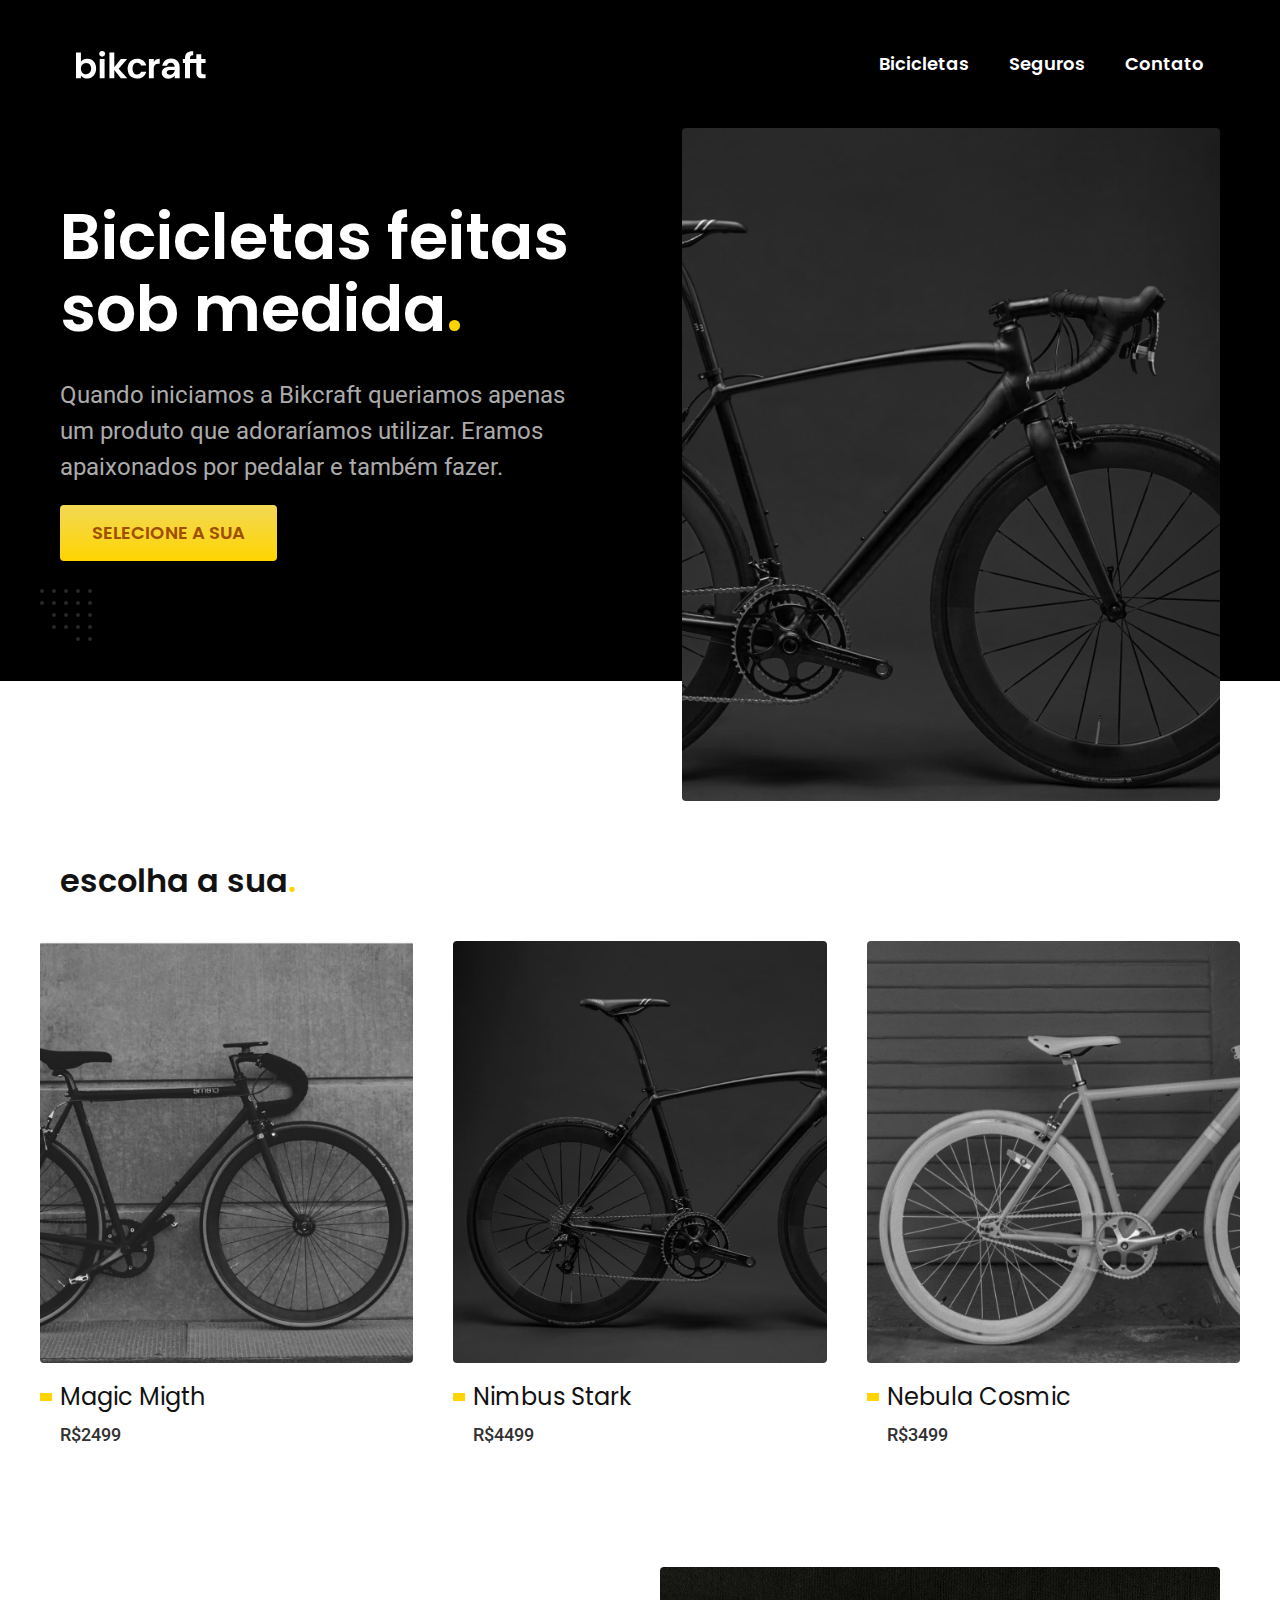
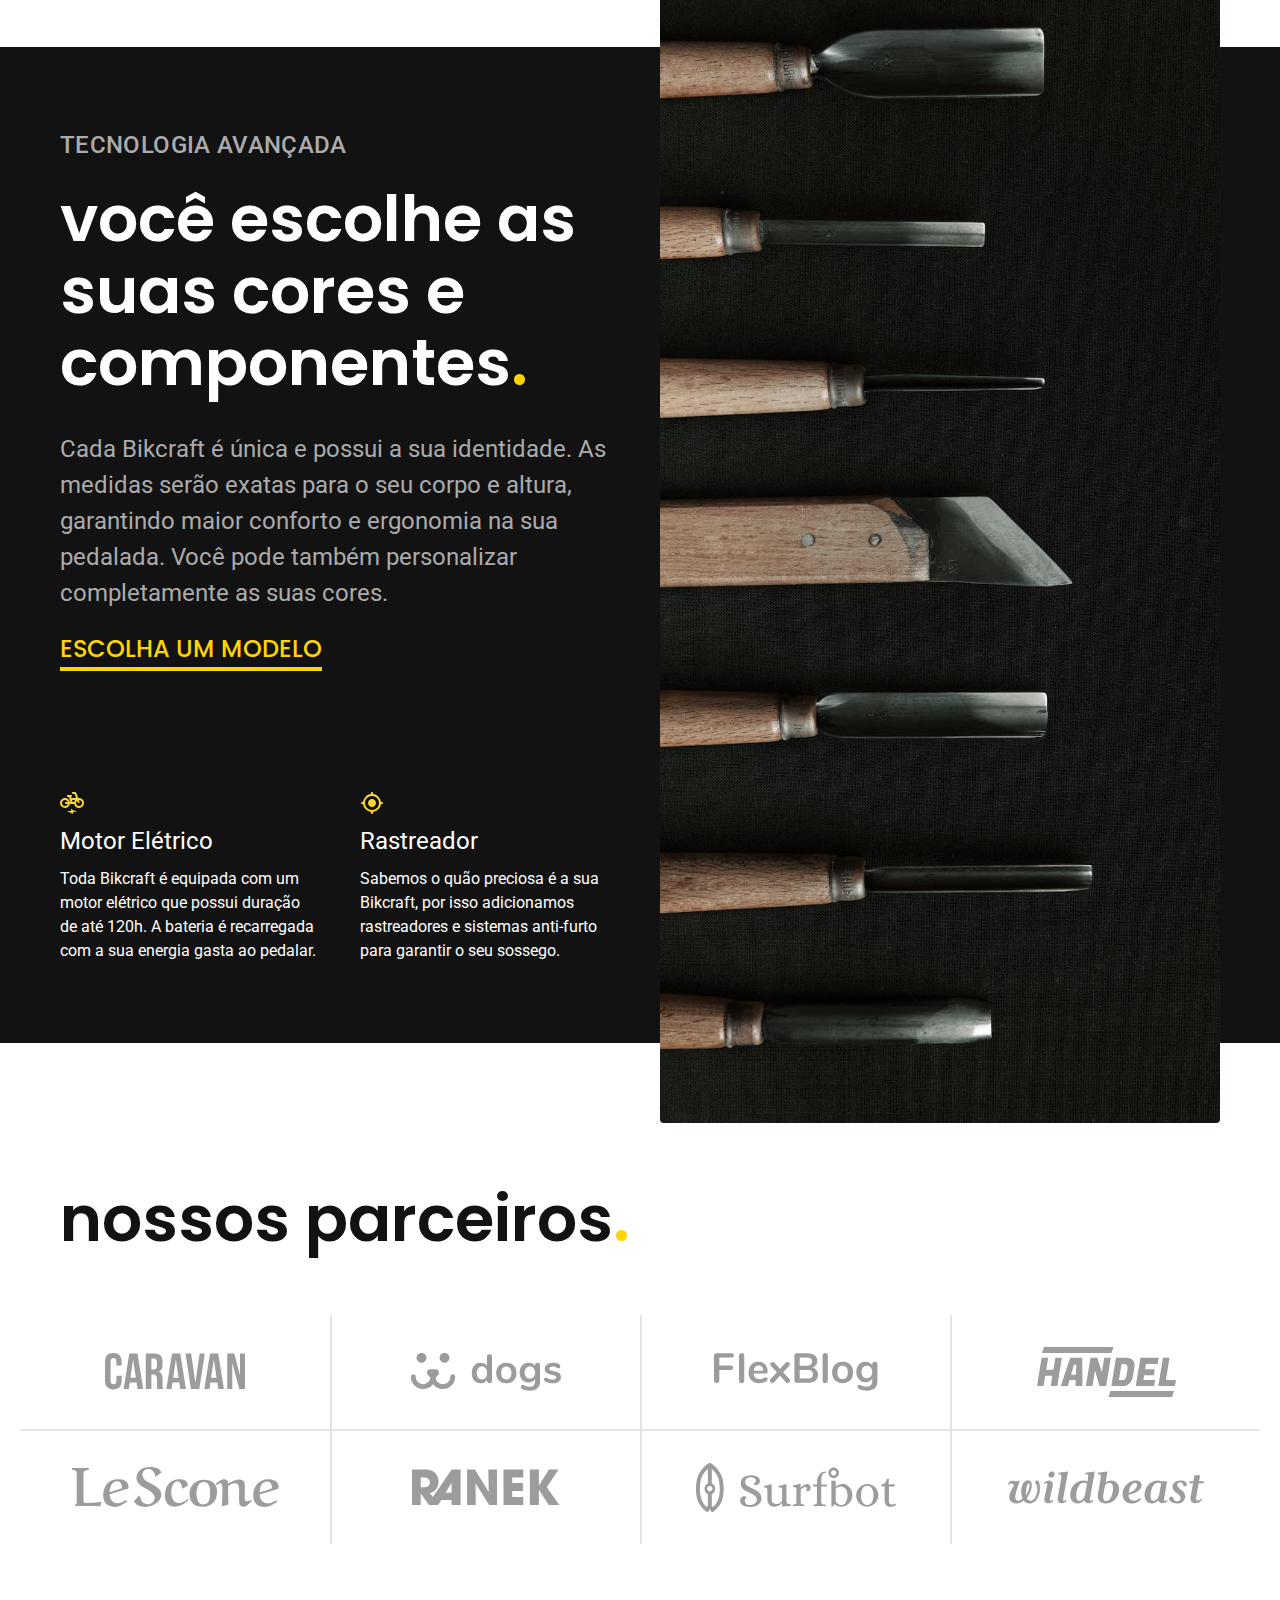
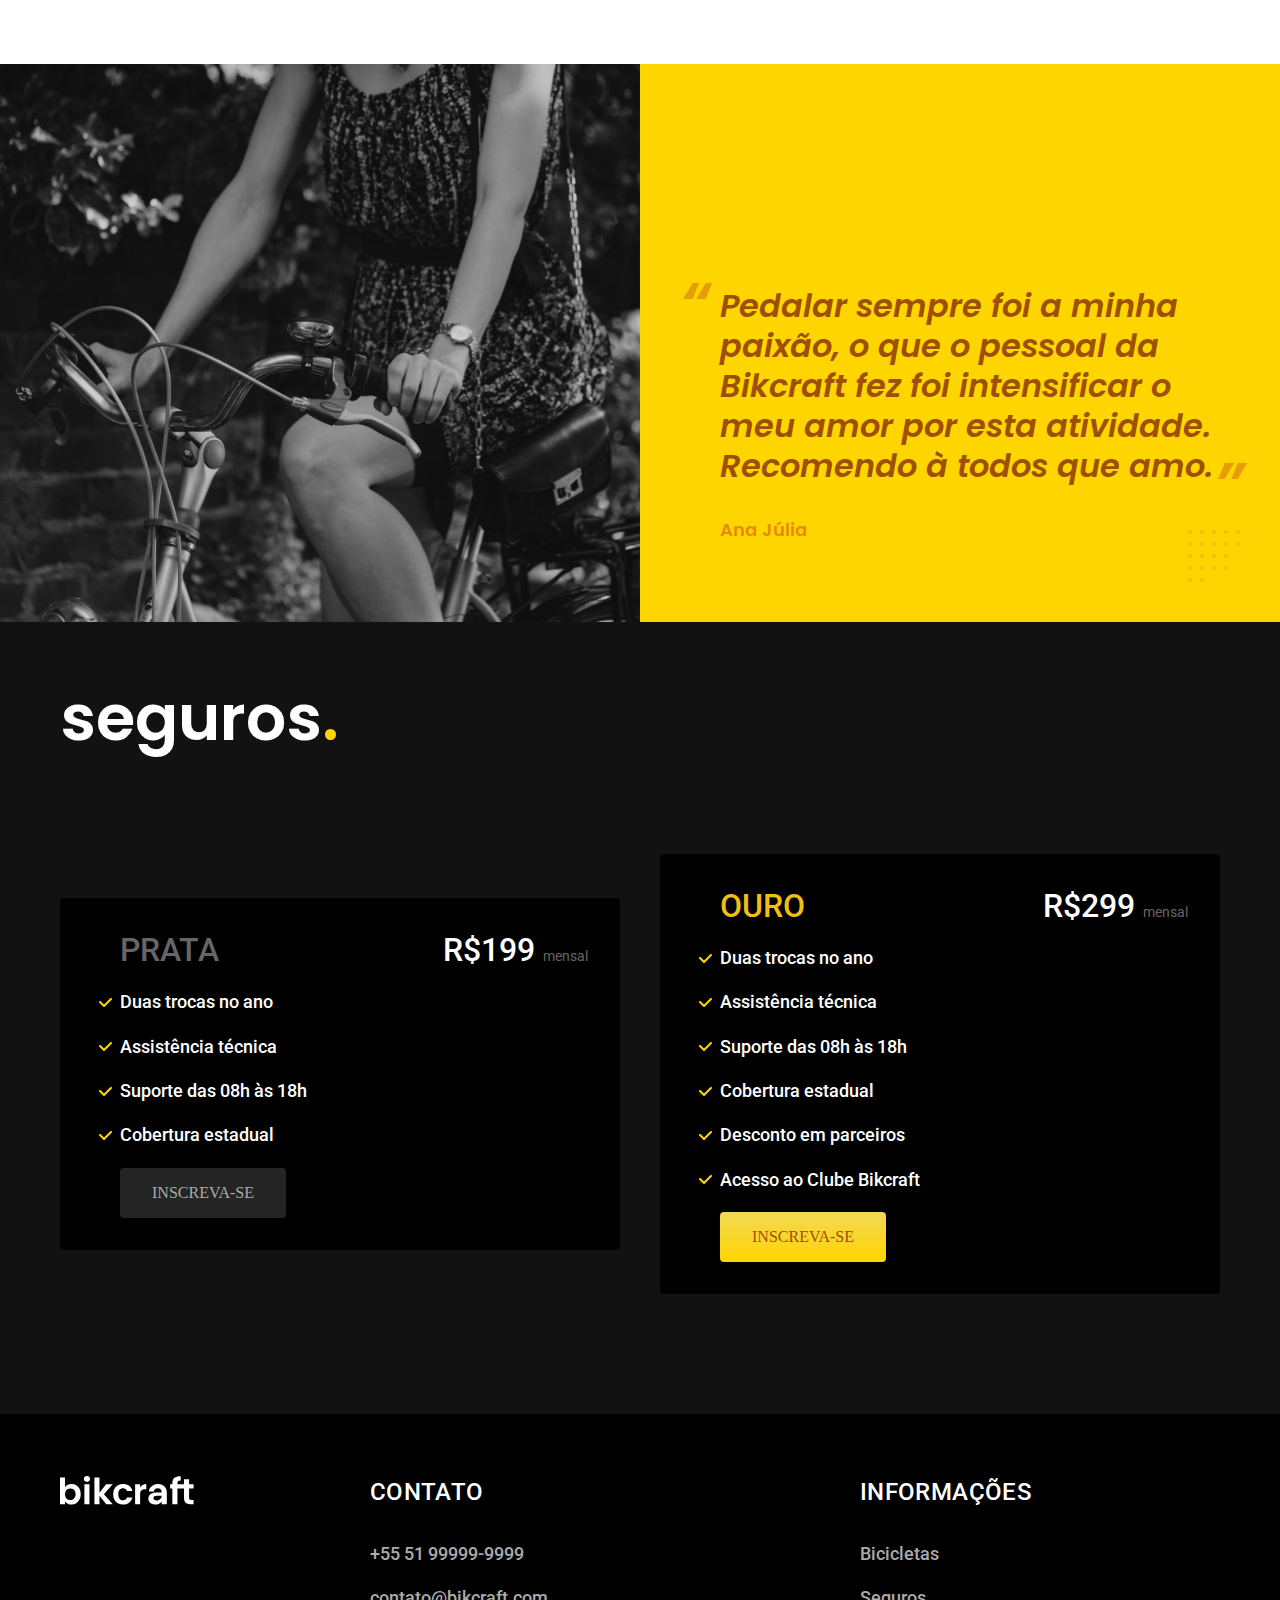
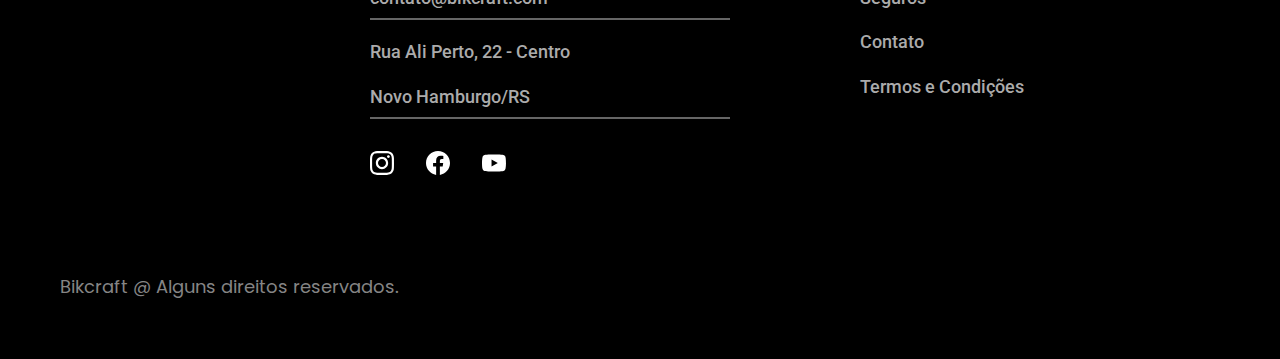
<file: index.html>
<!DOCTYPE html>
<html lang="pt-br">

<head>
  <meta charset="UTF-8">
  <meta http-equiv="X-UA-Compatible" content="IE=edge">
  <meta name="viewport" content="width=device-width, initial-scale=1.0">
  <meta name="description" content="Quando iniciamos a Bikcraft queriamos apenas um produto que adoraríamos utilizar. Eramos apaixonados por pedalar e também fazer.">
  <title>Bikcraft - Bicicletas Elétricas</title>

  <link rel="preload" href="./css/style.css" as="style">
  <link rel="stylesheet" href="./css/style.css">

  <link rel="preconnect" href="https://fonts.googleapis.com">
  <link rel="preconnect" href="https://fonts.gstatic.com" crossorigin>
  <link href="https://fonts.googleapis.com/css2?family=Poppins:wght@400;700&family=Roboto:wght@400;700&display=swap" rel="stylesheet">
</head>

<body>
  <header class="header-bg">

    <div class="header">
      <div>
        <a href="./">
          <img src="./img/bikcraft.svg" width="132" height="32" alt="Bikcraft">
        </a>
      </div>
      <nav aria-label="primaria">
        <ul class="header-menu font-1-m-b">
          <li><a href="./bicicletas.html">Bicicletas</a></li>
          <li><a href="./seguro.html">Seguros</a></li>
          <li><a href="./contato.html">Contato</a></li>
        </ul>
      </nav>
    </div>
  </header>

  <main class="introducao-bg">
    <div class="introducao container">
      <div class="introducao-conteudo">
        <h1 class="font-1-xxl">Bicicletas feitas sob medida<span>.</span></h1>
        <p class="font-2-l">Quando iniciamos a Bikcraft queriamos apenas um produto que adoraríamos utilizar. Eramos apaixonados por pedalar e também fazer.</p>
        <a class="botao font-1-m-b" href="./bicicletas.html">Selecione a sua</a>
      </div>
      <div>
        <img src="./img/intro.jpg" width="1280" height="1600" alt="Bicicleta elétrica na cor preta">
      </div>
    </div>
  </main>

  <article class="bicicletas">
    <h2 class="font-1-xl color-11 container">escolha a sua<span class="color-primary-1">.</span></h2>

    <ul class="bicicletas-lista">
      <a href="./bicicletas/magic.html">
        <li>
          <img src="./img/bikes/magic-home.jpg" width="920" height="1040" alt="Bicicleta preta">
          <h3 class="font-1-l color-11">Magic Migth</h3>
          <span class="font-2-m color-9">R$2499</span>
        </li>
      </a>

      <a href="./bicicletas/ninbus.html">
        <li>
          <img src="./img/bikes/nimbus-home.jpg" width="920" height="1040" alt="Bicicleta preta nimbus">
          <h3 class="font-1-l color-11">Nimbus Stark</h3>
          <span class="font-2-m color-9">R$4499</span>
        </li>
      </a>

      <a href="./bicicletas/nebula.html">
        <li>
          <img src="./img/bikes/nebula-home.jpg" width="920" height="1040" alt="Bicicleta branc">
          <h3 class="font-1-l color-11">Nebula Cosmic</h3>
          <span class="font-2-m color-9">R$3499</span>
        </li>
      </a>
    </ul>
  </article>

  <article class="tecnologia-bg">
    <div class="tecnologia container">
      <div class="tecnologia-conteudo">
        <span class="font-2-l-b color-5">Tecnologia Avançada</span>
        <h2 class="font-1-xxl color-white">você escolhe as suas cores e componentes<span class="color-primary-1">.</span></h2>
        <p class="font-2-l color-5">Cada Bikcraft é única e possui a sua identidade. As medidas serão exatas para o seu corpo e altura, garantindo maior conforto e ergonomia na sua pedalada. Você pode também personalizar completamente as suas cores.
        </p>
        <a class="link" href="./tecnologia.html">ESCOLHA UM MODELO</a>

        <div class="tecnologia-features">
          <div>
            <img src="./img/icons/eletrica.svg" width="24" height="24" alt="">
            <h3 class="font-2-l color-white">Motor Elétrico</h3>
            <p class="font-2-s color-white">Toda Bikcraft é equipada com um motor elétrico que possui duração de até 120h. A bateria é recarregada com a sua energia gasta ao pedalar.
            </p>
          </div>

          <div>
            <img src="./img/icons/rastreador.svg" width="24" height="24" alt="">
            <h3 class="font-2-l color-white">Rastreador</h3>
            <p class="font-2-s color-white">Sabemos o quão preciosa é a sua Bikcraft, por isso adicionamos rastreadores e sistemas anti-furto para garantir o seu sossego.
            </p>
          </div>
        </div>

      </div>

      <div class="tecnologia-img">
        <img src="./img/tecnologia.jpg" width="1200" height="1920" alt="">
      </div>
    </div>
  </article>

  <section class="parceiros" aria-label="Nossos Parceiros">
    <h2 class="container font-1-xxl color-11">nossos parceiros<span class="color-primary-1">.</span></h2>

    <ul>
      <li><img src="./img/partners/caravan.svg" width="140" height="38" alt="caravan"></li>
      <li><img src="./img/partners/dogs.svg" width="152" height="39" alt="dogs.svg"></li>
      <li><img src="./img/partners/flexblog.svg" width="164" height="38" alt="flexblog.svg"></li>
      <li><img src="./img/partners/handel.svg" width="139" height="50" alt="handel"></li>
      <li><img src="./img/partners/lescone.svg" width="208" height="41" alt="lescone.svg"></li>
      <li><img src="./img/partners/ranek.svg" width="148" height="36" alt="ranek.svg"></li>
      <li><img src="./img/partners/surfbot.svg" width="200" height="49" alt="surfbot.svg"></li>
      <li><img src="./img/partners/wildbeast.svg" width="196" height="34" alt="wildbeast.svg"></li>

    </ul>
  </section>

  <section class="depoimento" aria-label="Depoimento">
    <div>
      <img src="./img/depoimento.jpg" width="1560" height="1360" alt="Pessoa pedalando uma bicileta da Bikcraft">
    </div>

    <div class="depoimento-conteudo">
      <blockquote class="font-1-xl color-primary-5">
        <p>Pedalar sempre foi a minha paixão, o que o pessoal da Bikcraft fez foi intensificar o meu amor por esta atividade. Recomendo à todos que amo.
        </p>
      </blockquote>
      <span class="font-1-m-b color-primary-4">Ana Júlia</span>
    </div>
  </section>

  <article class="seguros-bg">
    <div class="seguros container">
      <h2 class="font-1-xxl color-white">seguros<span class="color-primary-1">.</span></h2>

      <div class="seguros-item">
        <h3 class="font-2-xl color-7">PRATA</h3>
        <span class="font-2-xl color-white">R$199 <span class="font-2-xs color-7">mensal</span></span>
        <ul class="font-2-m color-white">
          <li>Duas trocas no ano</li>
          <li>Assistência técnica</li>
          <li>Suporte das 08h às 18h</li>
          <li>Cobertura estadual</li>
        </ul>
        <a class="botao secundario" href="./seguros.html">INSCREVA-SE</a>
      </div>

      <div class="seguros-item">
        <h3 class="font-2-xl color-primary-2">OURO</h3>
        <span class="font-2-xl color-white">R$299 <span class="font-2-xs color-7">mensal</span></span>
        <ul class="font-2-m color-white">
          <li>Duas trocas no ano</li>
          <li>Assistência técnica</li>
          <li>Suporte das 08h às 18h</li>
          <li>Cobertura estadual</li>
          <li>Desconto em parceiros</li>
          <li>Acesso ao Clube Bikcraft</li>
        </ul>
        <a class="botao" href="./seguros.html">INSCREVA-SE</a>
      </div>
    </div>
    </div>
  </article>

  <footer class="footer-bg">
    <div class="footer container">
      <div class="footer-img">
        <img src="./img/bikcraft.svg" width="136" height="32" alt="Bikcraft">
      </div>

      <div class="footer-info">
        <h3 class="font-2-l-b color-white">CONTATO</h3>
        <ul class="font-2-m color-5">
          <li><a class="link-info" href="tel:+5551999999999">+55 51 99999-9999</a></li>
          <li><a class="link-info" href="mailto:contato@bikcraft.com">contato@bikcraft.com</a></li>
          <li>Rua Ali Perto, 22 - Centro</li>
          <li>Novo Hamburgo/RS</li>
        </ul>
        <div class="footer-redes">
          <a href="./">
            <img src="./img/social/instagram.svg" width="24" height="24" alt="Instagram">
          </a>
          <a href="./">
            <img src="./img/social/facebook.svg" width="24" height="24" alt="Facebook">
          </a>
          <a href="./">
            <img src="./img/social/youtube.svg" width="24" height="24" alt="Youtube">
          </a>
        </div>
      </div>

      <div class="footer-nav">
        <h3 class="font-2-l-b color-white">INFORMAÇÕES</h3>
        <nav>
          <ul class="font-2-m color-5">
            <li><a href="./bicicletas.html"></a>Bicicletas</li>
            <li><a href="./seguros.html"></a>Seguros</li>
            <li><a href="./contato.html"></a>Contato</li>
            <li><a href="./termos.html"></a>Termos e Condições</li>
          </ul>
        </nav>
      </div>
      <p class="font-1-m color-6">Bikcraft @ Alguns direitos reservados.</p>
    </div>
  </footer>


</body>

</html>
</file>
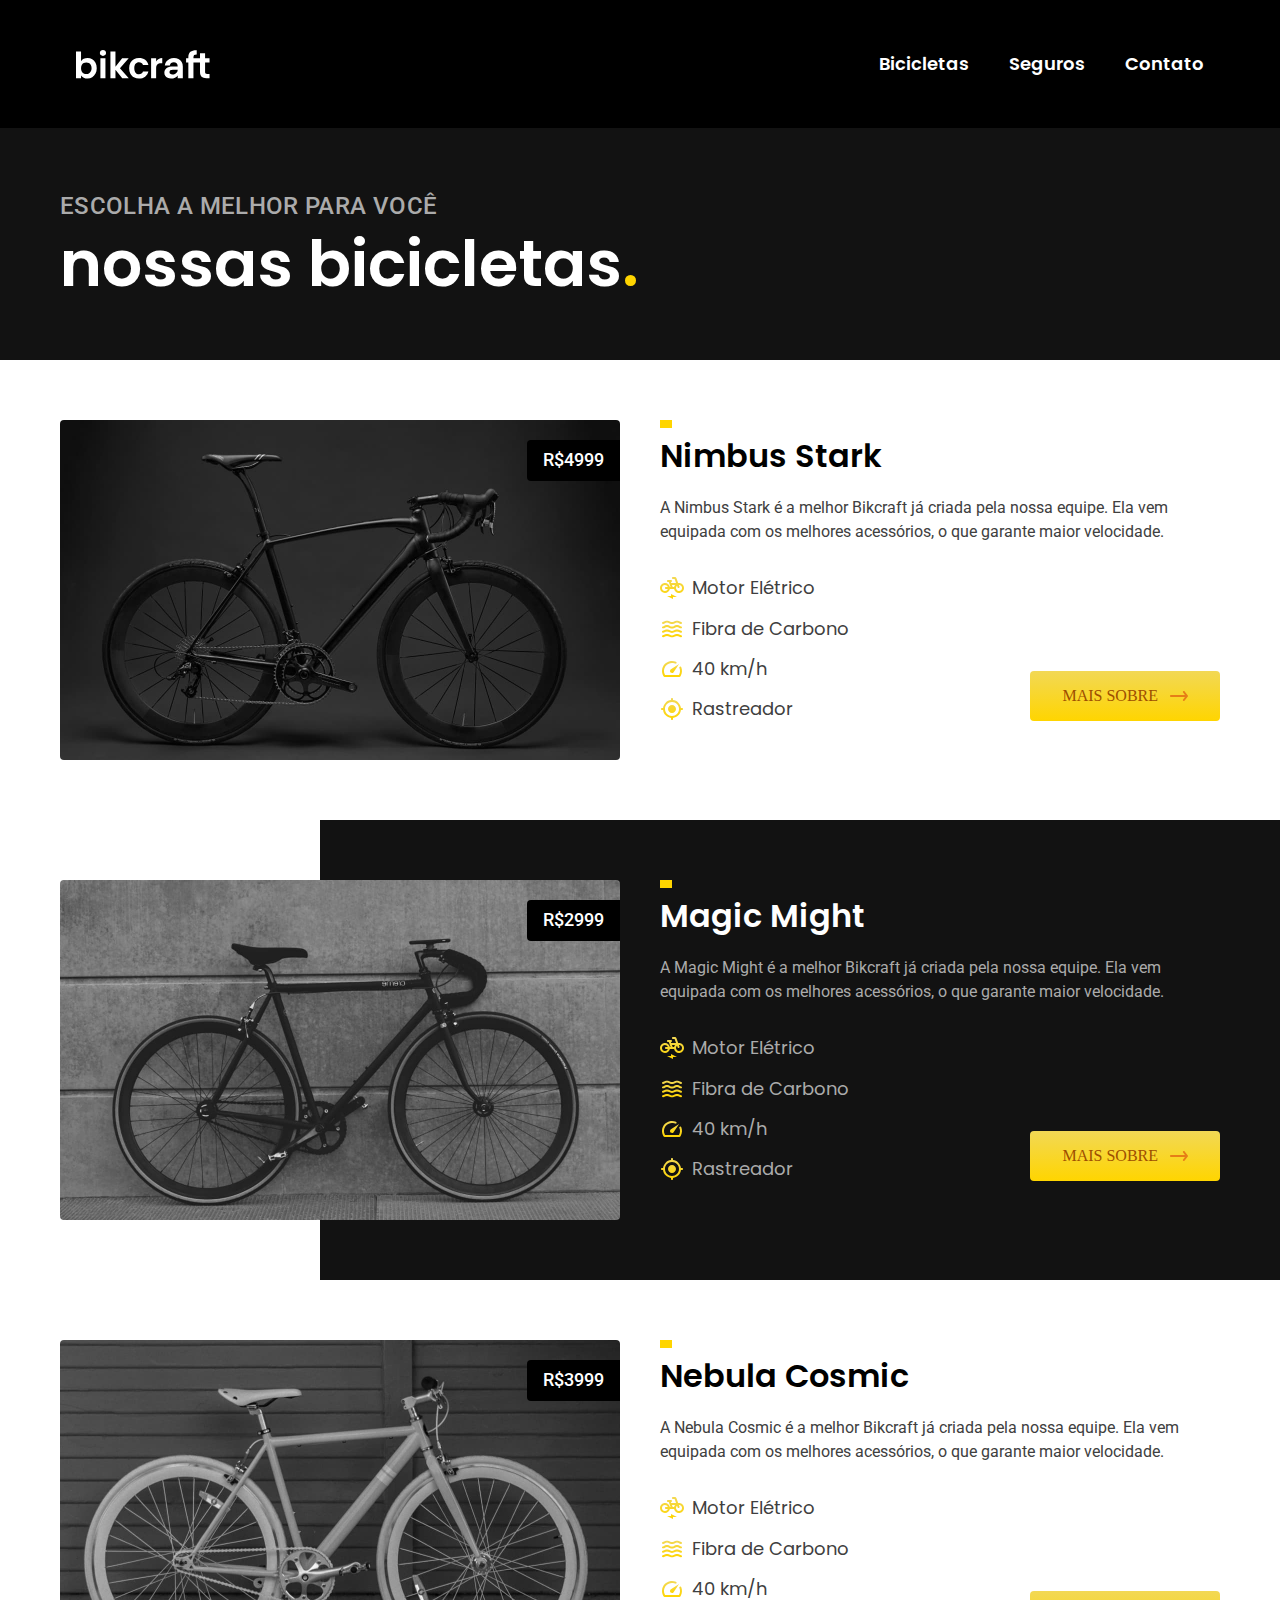
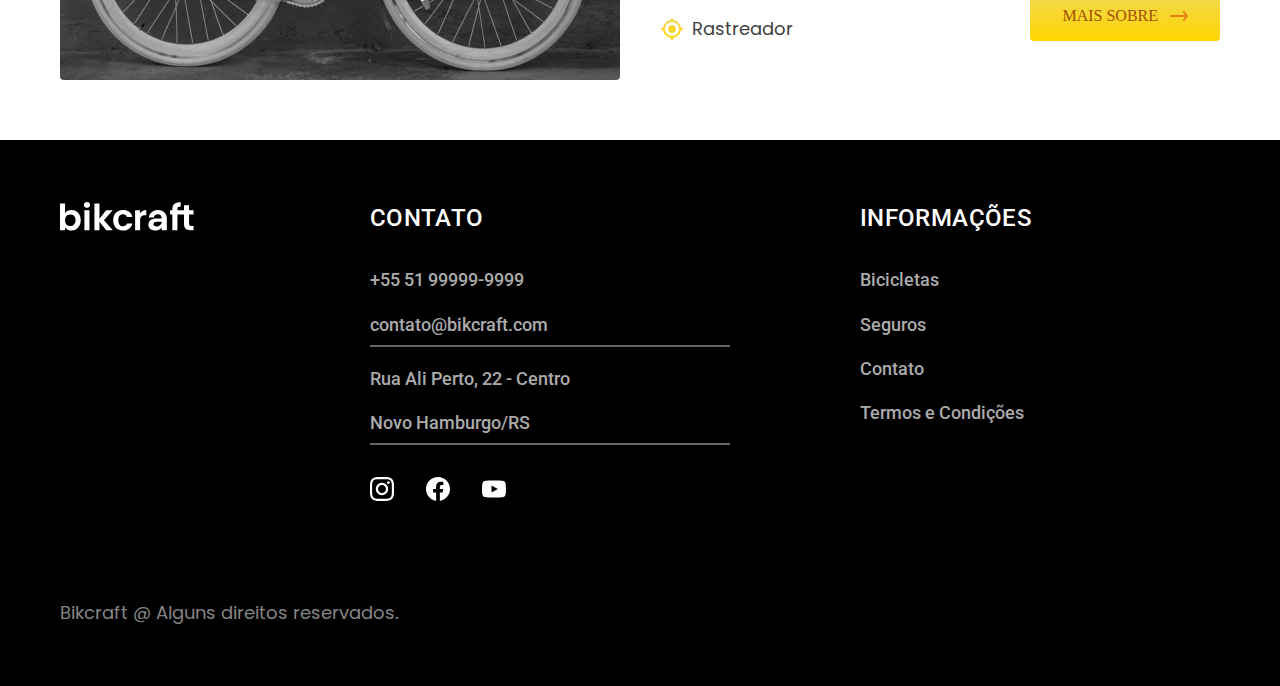
<file: bicicletas.html>
<!DOCTYPE html>
<html lang="pt-br">

<head>
  <meta charset="UTF-8">
  <meta http-equiv="X-UA-Compatible" content="IE=edge">
  <meta name="viewport" content="width=device-width, initial-scale=1.0">
  <meta name="description" content="Termos e condições de uso.">
  <title>Bicicletas | Bikcraft</title>
  <link rel="preload" href="./css/style.css" as="style">
  <link rel="stylesheet" href="./css/style.css">

  <link rel="preconnect" href="https://fonts.googleapis.com">
  <link rel="preconnect" href="https://fonts.gstatic.com" crossorigin>
  <link href="https://fonts.googleapis.com/css2?family=Poppins:wght@400;700&family=Roboto:wght@400;700&display=swap" rel="stylesheet">
</head>

<body id="bicicletas">
  <header class="header-bg">

    <div class="header">
      <div>
        <a href="./">
          <img src="./img/bikcraft.svg" width="136" height="32" alt="Bikcraft">
        </a>
      </div>
      <nav aria-label="primaria">
        <ul class="header-menu font-1-m-b">
          <li><a href="./bicicletas.html">Bicicletas</a></li>
          <li><a href="./seguros.html">Seguros</a></li>
          <li><a href="./contato.html">Contato</a></li>
        </ul>
      </nav>
    </div>
  </header>

  <main>
    <div class="titulo-bg">
      <div class="titulo container">
        <p class="font-2-l-b color-5">Escolha a melhor para você</p>
        <h1 class="font-1-xxl color-white">nossas bicicletas<span class="color-primary-1">.</span></h1>
      </div>
    </div>


    <div class="bikes container">
      <div class="bikes-img">
        <img src="./img/bikes/nimbus.jpg" alt="Bicicleta preta">
        <span class="font-2-m color-white">R$4999</span>
      </div>
      <div class="bikes-conteudo">
        <h2 class="font-1-xl">Nimbus Stark</h2>
        <p class="font-2-s color-8">A Nimbus Stark é a melhor Bikcraft já criada pela nossa equipe. Ela vem equipada com os melhores acessórios, o que garante maior velocidade.</p>
        <ul class="font-1-m color-8">
          <li><img src="./img/icons/eletrica.svg" width="24" height="24" alt="">Motor Elétrico</li>
          <li><img src="./img/icons/carbono.svg" width="24" height="24" alt="">Fibra de Carbono</li>
          <li><img src="./img/icons/velocidade.svg" width="24" height="24" alt="">40 km/h</li>
          <li><img src="./img/icons/rastreador.svg" width="24" height="24" alt="">Rastreador</li>
        </ul>
        <a class="botao seta" href="./bicicleta.html">MAIS SOBRE</a>
      </div>
    </div>


    <div class="bikes-bg">
      <div class="bikes container">
        <div class="bikes-img">
          <img src="./img/bikes/magic.jpg" width="1120" height="680" alt="Bicicleta preta">
          <span class="font-2-m color-white">R$2999</span>
        </div>
        <div class="bikes-conteudo">
          <h2 class="font-1-xl color-white">Magic Might</h2>
          <p class="font-2-s color-5">A Magic Might é a melhor Bikcraft já criada pela nossa equipe. Ela vem equipada com os melhores acessórios, o que garante maior velocidade.</p>
          <ul class="font-1-m color-5">
            <li><img src="./img/icons/eletrica.svg" width="24" height="24" alt="">Motor Elétrico</li>
            <li><img src="./img/icons/carbono.svg" width="24" height="24" alt="">Fibra de Carbono</li>
            <li><img src="./img/icons/velocidade.svg" width="24" height="24" alt="">40 km/h</li>
            <li><img src="./img/icons/rastreador.svg" width="24" height="24" alt="">Rastreador</li>
          </ul>
          <a class="botao seta" href="./bicicleta.html">MAIS SOBRE</a>
        </div>
      </div>
    </div>


    <div class="bikes container">
      <div class="bikes-img">
        <img src="./img/bikes/nebula.jpg" width="1120" height="680" alt="Bicicleta branca">
        <span class="font-2-m color-white">R$3999</span>
      </div>
      <div class="bikes-conteudo">
        <h2 class="font-1-xl">Nebula Cosmic</h2>
        <p class="font-2-s color-8">A Nebula Cosmic é a melhor Bikcraft já criada pela nossa equipe. Ela vem equipada com os melhores acessórios, o que garante maior velocidade.</p>
        <ul class="font-1-m color-8">
          <li><img src="./img/icons/eletrica.svg" width="24" height="24" alt="">Motor Elétrico</li>
          <li><img src="./img/icons/carbono.svg" width="24" height="24" alt="">Fibra de Carbono</li>
          <li><img src="./img/icons/velocidade.svg" width="24" height="24" alt="">40 km/h</li>
          <li><img src="./img/icons/rastreador.svg" width="24" height="24" alt="">Rastreador</li>
        </ul>
        <a class="botao seta" href="./bicicleta.html">MAIS SOBRE</a>
      </div>
    </div>


  </main>


  <footer class="footer-bg">
    <div class="footer container">
      <div class="footer-img">
        <img src="./img/bikcraft.svg" width="136" height="32" alt="Bikcraft">
      </div>

      <div class="footer-info">
        <h3 class="font-2-l-b color-white">CONTATO</h3>
        <ul class="font-2-m color-5">
          <li><a class="link-info" href="tel:+5551999999999">+55 51 99999-9999</a></li>
          <li><a class="link-info" href="mailto:contato@bikcraft.com">contato@bikcraft.com</a></li>
          <li>Rua Ali Perto, 22 - Centro</li>
          <li>Novo Hamburgo/RS</li>
        </ul>
        <div class="footer-redes">
          <a href="./">
            <img src="./img/social/instagram.svg" width="24" height="24" alt="Instagram">
          </a>
          <a href="./">
            <img src="./img/social/facebook.svg" width="24" height="24" alt="Facebook">
          </a>
          <a href="./">
            <img src="./img/social/youtube.svg" width="24" height="24" alt="Youtube">
          </a>
        </div>
      </div>

      <div class="footer-nav">
        <h3 class="font-2-l-b color-white">INFORMAÇÕES</h3>
        <nav>
          <ul class="font-2-m color-5">
            <li><a href="./bicicletas.html"></a>Bicicletas</li>
            <li><a href="./seguros.html"></a>Seguros</li>
            <li><a href="./contato.html"></a>Contato</li>
            <li><a href="./termos.html"></a>Termos e Condições</li>
          </ul>
        </nav>
      </div>
      <p class="font-1-m color-6">Bikcraft @ Alguns direitos reservados.</p>
    </div>
  </footer>


</body>

</html>
</file>
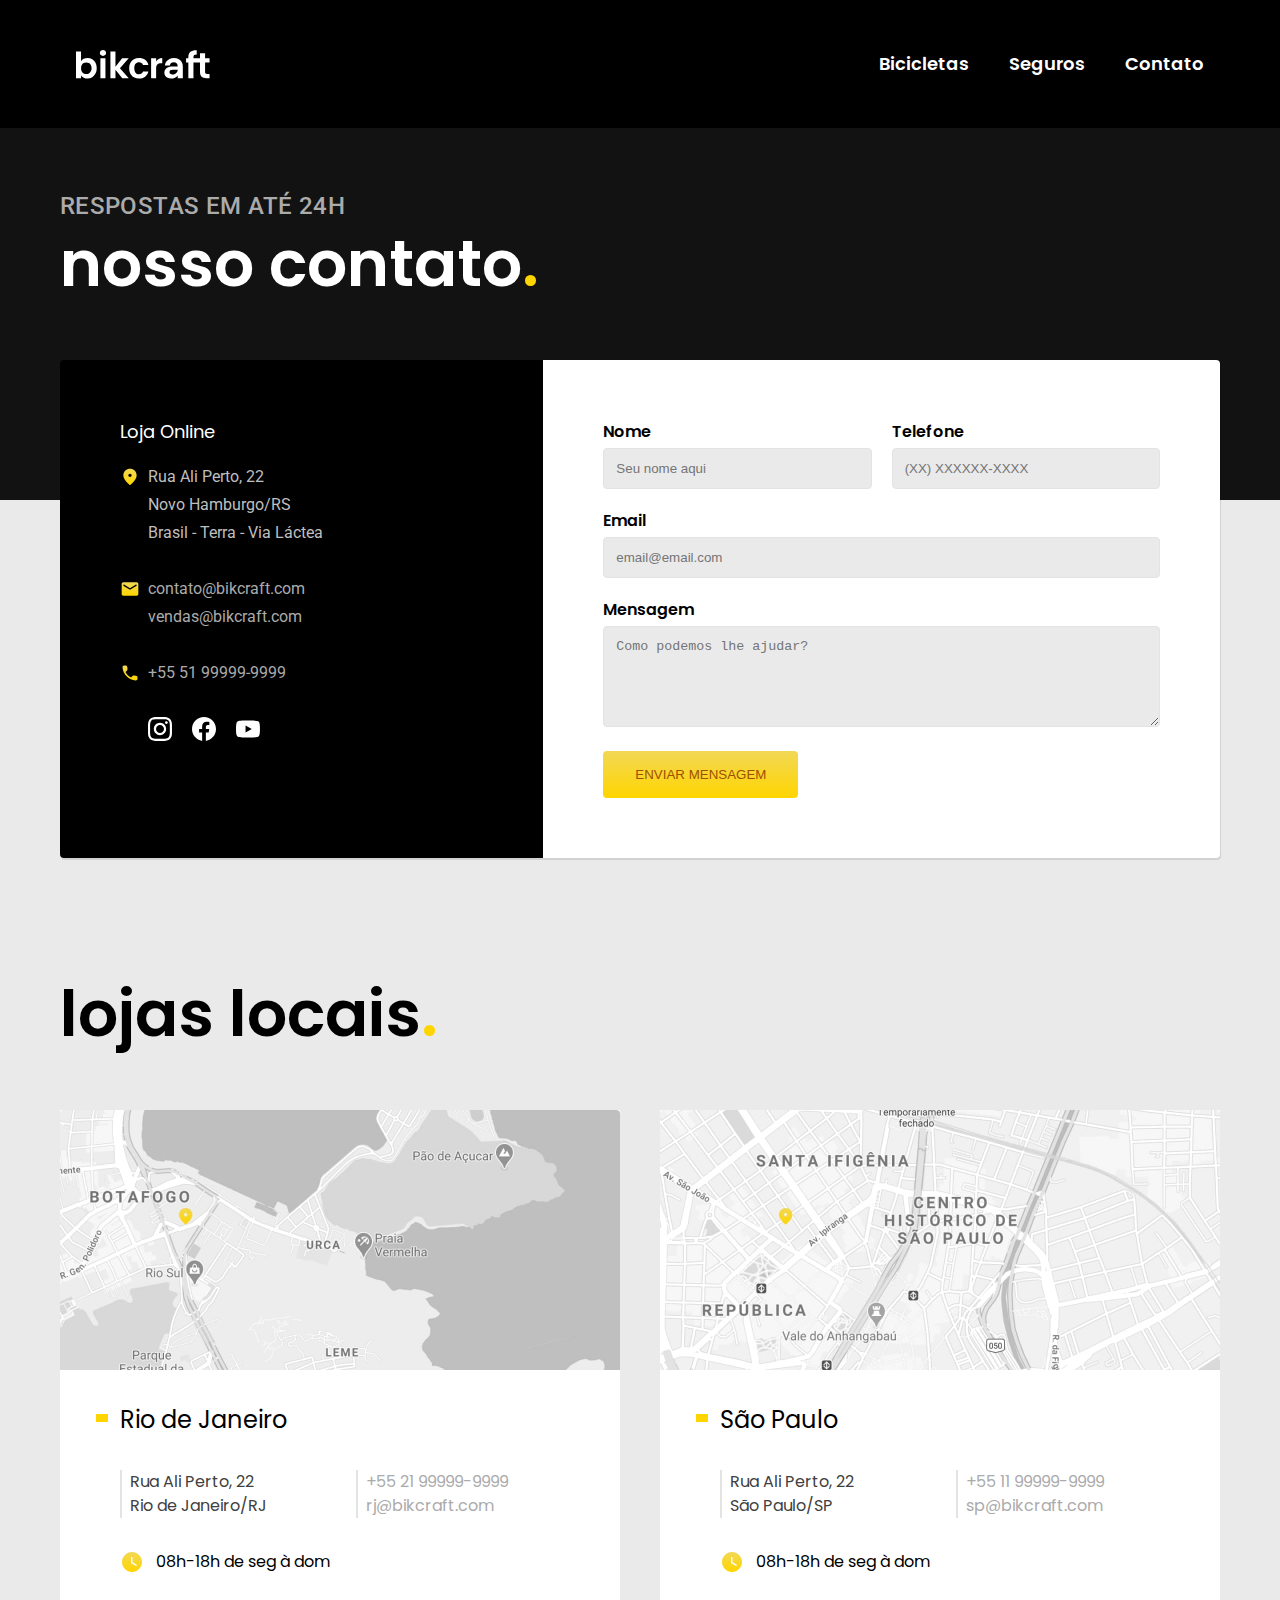
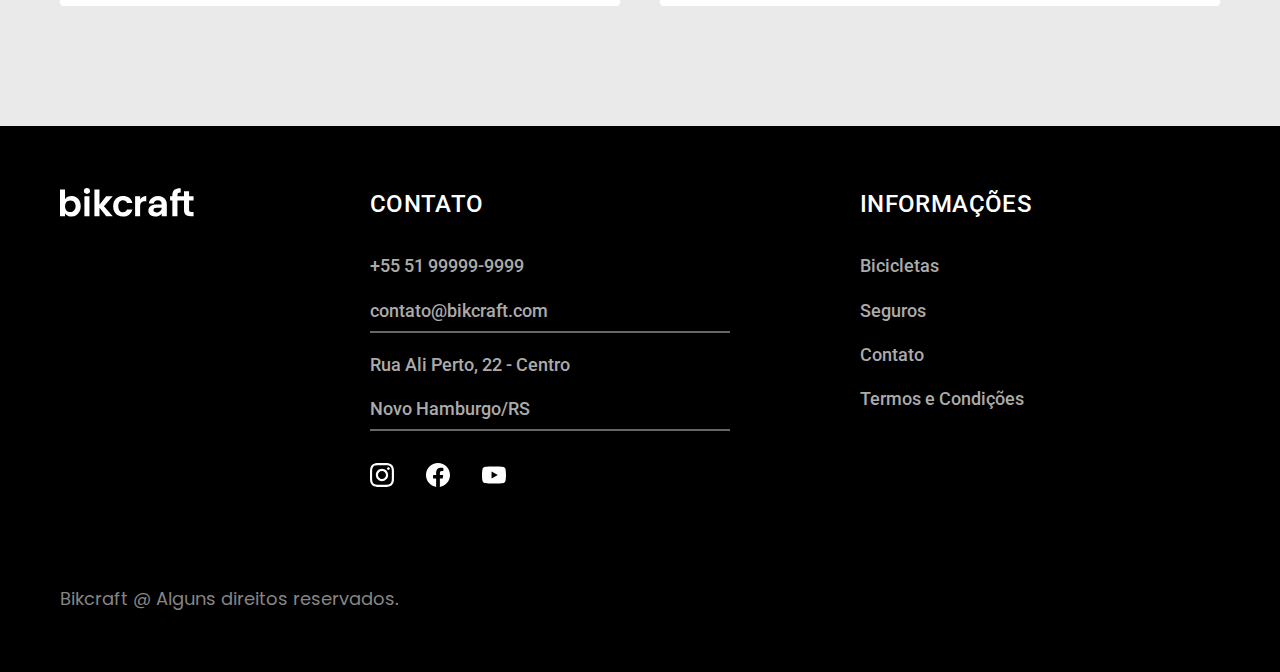
<file: contato.html>
<!DOCTYPE html>
<html lang="pt-br">

<head>
  <meta charset="UTF-8">
  <meta http-equiv="X-UA-Compatible" content="IE=edge">
  <meta name="viewport" content="width=device-width, initial-scale=1.0">
  <meta name="description" content="Termos e condições de uso.">
  <title>Contato | Bikcraft</title>
  <link rel="preload" href="./css/style.css" as="style">
  <link rel="stylesheet" href="./css/style.css">

  <link rel="preconnect" href="https://fonts.googleapis.com">
  <link rel="preconnect" href="https://fonts.gstatic.com" crossorigin>
  <link href="https://fonts.googleapis.com/css2?family=Poppins:wght@400;700&family=Roboto:wght@400;700&display=swap" rel="stylesheet">
</head>

<body id="contato">
  <header class="header-bg">

    <div class="header">
      <div>
        <a href="./">
          <img src="./img/bikcraft.svg" width="136" height="32" alt="Bikcraft">
        </a>
      </div>
      <nav aria-label="primaria">
        <ul class="header-menu font-1-m-b">
          <li><a href="./bicicletas.html">Bicicletas</a></li>
          <li><a href="./seguro.html">Seguros</a></li>
          <li><a href="./contato.html">Contato</a></li>
        </ul>
      </nav>
    </div>
  </header>

  <main>
    <div class="titulo-bg">
      <div class="titulo container">
        <p class="font-2-l-b color-5">respostas em até 24h</p>
        <h1 class="font-1-xxl color-white">nosso contato<span class="color-primary-1">.</span></h1>
      </div>
    </div>


    <div class="contato container">

      <section class="contato-dados" aria-label="Endereço">
        <h2 class="font-1-m color-white">Loja Online</h2>
        <div class="contato-endereço font-2-s color-4">
          <p>Rua Ali Perto, 22</p>
          <p>Novo Hamburgo/RS</p>
          <p>Brasil - Terra - Via Láctea</p>
        </div>
        <address class="contato-email font-2-s">
          <a class="color-5" href="mailto:contato@bikcraft.com">contato@bikcraft.com</a>
          <a class="color-5" href="mailto:contato@bikcraft.com">vendas@bikcraft.com</a>
          <a class="color-5" href="tel:+5551999999999">+55 51 99999-9999</a>
        </address>
        <div class="contato-redes">
          <a href="./">
            <img src="./img/social/instagram.svg" width="24" height="24" alt="Instagram">
          </a>
          <a href="./">
            <img src="./img/social/facebook.svg" width="24" height="24" alt="Facebook">
          </a>
          <a href="./">
            <img src="./img/social/youtube.svg" width="24" height="24" alt="Youtube">
          </a>
        </div>
      </section>

      <section class="contato-formulario" aria-label="Formulário de contato">
        <form class="form" action="./contato.html">
          <div>
            <label for="nome">Nome</label>
            <input type="text" id="nome" name="nome" placeholder="Seu nome aqui">
          </div>
          <div>
            <label for="telefone">Telefone</label>
            <input type="text" id="telefone" name="telefone" placeholder="(XX) XXXXXX-XXXX">
          </div>
          <div class="col-2">
            <label for="email">Email</label>
            <input type="email" id="email" name="email" placeholder="email@email.com">
          </div>
          <div class="col-2">
            <label for="mensagem">Mensagem</label>
            <textarea rows="5" id="mensagem" name="mensagem" placeholder="Como podemos lhe ajudar?"></textarea>
          </div>
          <button class="botao col-2">Enviar Mensagem</button>
        </form>
      </section>
    </div>
  </main>

  <article class="lojas container">
    <h2 class="font-1-xxl">lojas locais<span class="color-primary-1">.</span></h2>

    <div class="lojas-item">
      <div class="lojas-img">
        <img src="./img/maps/rj.jpg" width="1120" height="520" alt="mapa da loja localizada na Rua Ali Perto, 22 - Rio de Janeiro/RJ">
      </div>
      <div class="lojas-conteudo">
        <h3 class="font-1-l">Rio de Janeiro</h3>
        <div class="lojas-endereco font-1-s color-8">
          <p>Rua Ali Perto, 22</p>
          <p>Rio de Janeiro/RJ</p>
        </div>
        <div class="lojas-dados font-1-s">
          <a class="link-info color-8" href="tel:+5521999999999">+55 21 99999-9999</a>
          <a class="link-info color-8" href="mailto:rj@bikcraft.com">rj@bikcraft.com</a>
        </div>
        <div class="lojas-tempo">
          <img src="./img/icons/horario.svg" width="24" height="24" alt="">
          <p class="font-1-s">08h-18h de seg à dom</p>
        </div>
      </div>
    </div>


    <div class="lojas-item">
      <div class="lojas-img">
        <img src="./img/maps/sp.jpg" width="1120" height="520" alt="mapa da loja localizada na Rua Ali Perto, 22 - São Paulo/SP">
      </div>
      <div class="lojas-conteudo">
        <h3 class="font-1-l">São Paulo</h3>
        <div class="lojas-endereco font-1-s color-8">
          <p>Rua Ali Perto, 22</p>
          <p>São Paulo/SP</p>
        </div>
        <div class="lojas-dados font-1-s">
          <a class="link-info color-8" href="tel:+5511999999999">+55 11 99999-9999</a>
          <a class="link-info color-8" href="mailto:sp@bikcraft.com">sp@bikcraft.com</a>
        </div>
        <div class="lojas-tempo">
          <img src="./img/icons/horario.svg" width="24" height="24" alt="">
          <p class="font-1-s">08h-18h de seg à dom</p>
        </div>
      </div>
    </div>


  </article>

  <footer class="footer-bg">
    <div class="footer container">
      <div class="footer-img">
        <img src="./img/bikcraft.svg" width="136" height="32" alt="Bikcraft">
      </div>

      <div class="footer-info">
        <h3 class="font-2-l-b color-white">CONTATO</h3>
        <ul class="font-2-m color-5">
          <li><a class="link-info" href="tel:+5551999999999">+55 51 99999-9999</a></li>
          <li><a class="link-info" href="mailto:contato@bikcraft.com">contato@bikcraft.com</a></li>
          <li>Rua Ali Perto, 22 - Centro</li>
          <li>Novo Hamburgo/RS</li>
        </ul>
        <div class="footer-redes">
          <a href="./">
            <img src="./img/social/instagram.svg" width="24" height="24" alt="Instagram">
          </a>
          <a href="./">
            <img src="./img/social/facebook.svg" width="24" height="24" alt="Facebook">
          </a>
          <a href="./">
            <img src="./img/social/youtube.svg" width="24" height="24" alt="Youtube">
          </a>
        </div>
      </div>

      <div class="footer-nav">
        <h3 class="font-2-l-b color-white">INFORMAÇÕES</h3>
        <nav>
          <ul class="font-2-m color-5">
            <li><a href="./bicicletas.html"></a>Bicicletas</li>
            <li><a href="./seguros.html"></a>Seguros</li>
            <li><a href="./contato.html"></a>Contato</li>
            <li><a href="./termos.html"></a>Termos e Condições</li>
          </ul>
        </nav>
      </div>
      <p class="font-1-m color-6">Bikcraft @ Alguns direitos reservados.</p>
    </div>
  </footer>


</body>

</html>
</file>
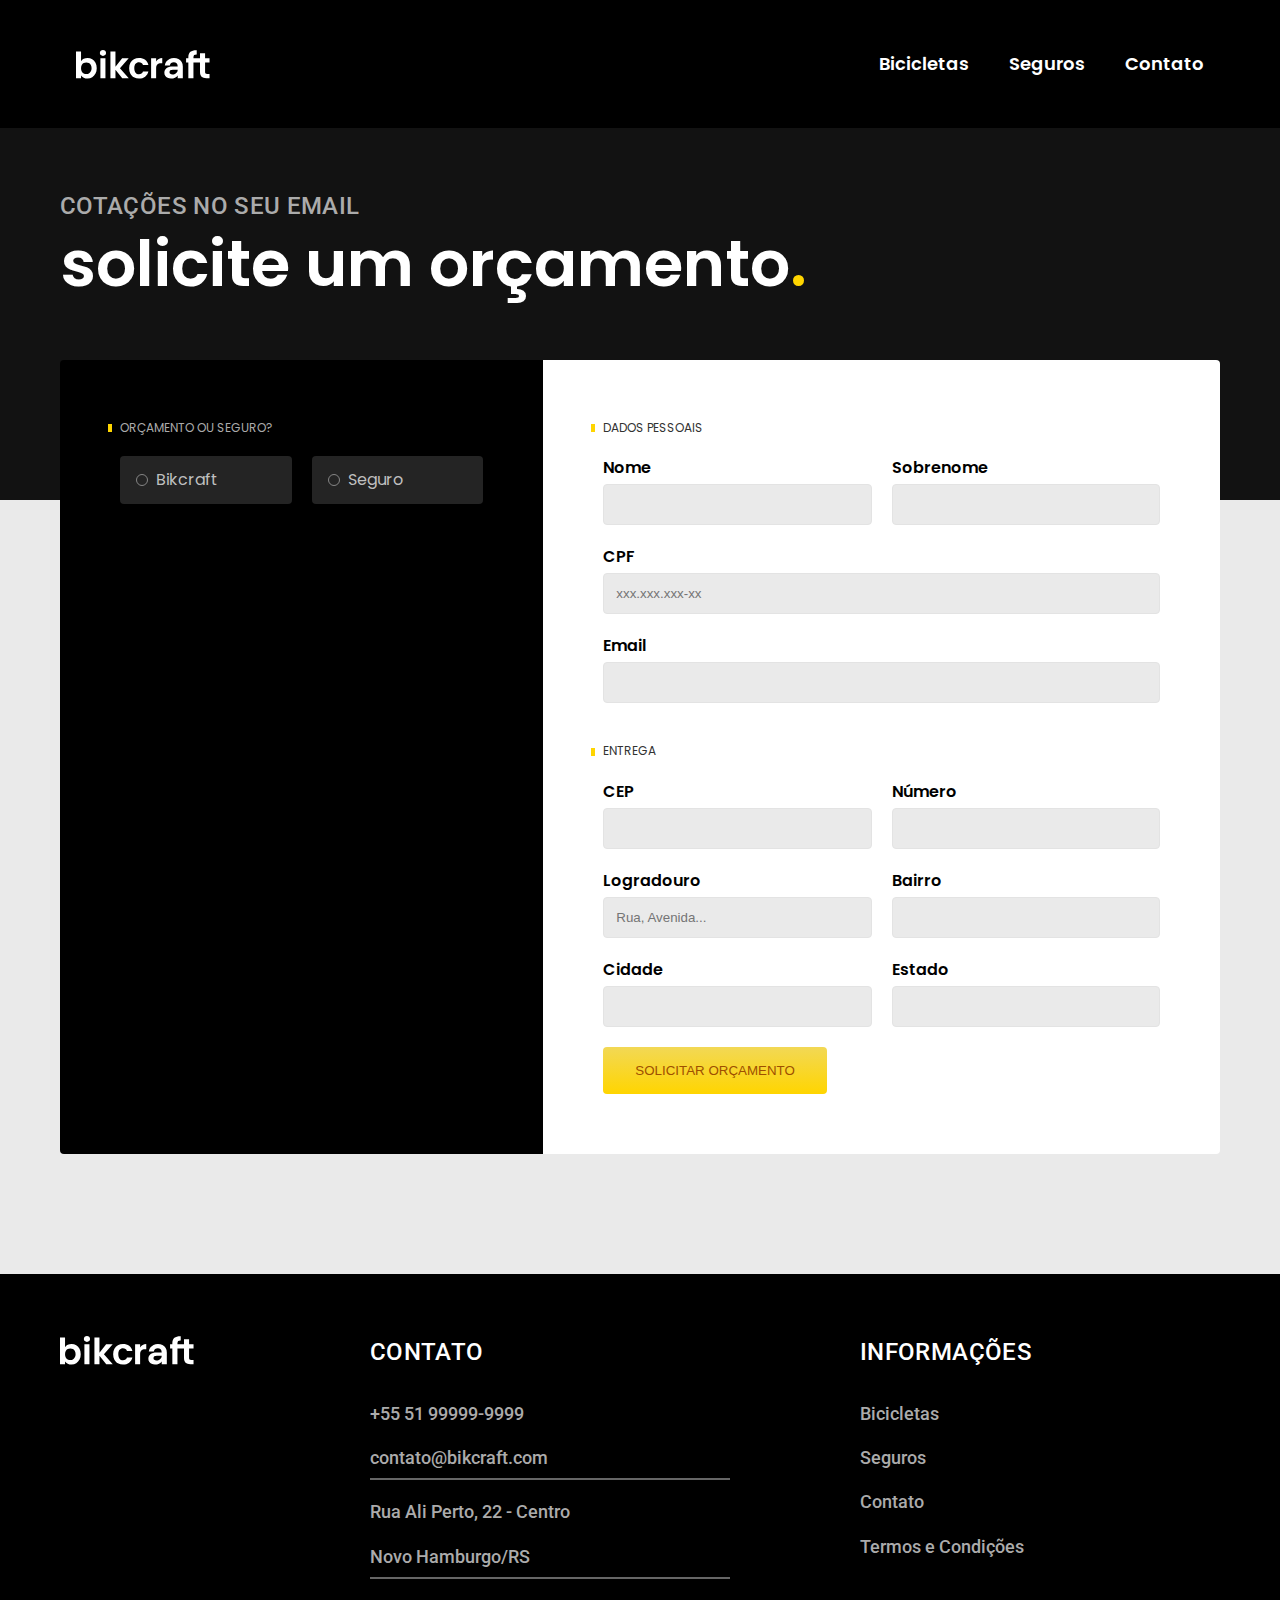
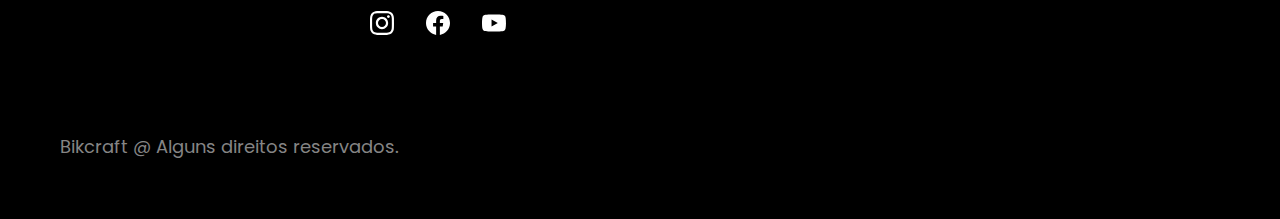
<file: orcamento.html>
<!DOCTYPE html>
<html lang="pt-br">

<head>
  <meta charset="UTF-8">
  <meta http-equiv="X-UA-Compatible" content="IE=edge">
  <meta name="viewport" content="width=device-width, initial-scale=1.0">
  <meta name="description" content="Termos e condições de uso.">
  <title>Orçamento | Bikcraft</title>
  <link rel="preload" href="./css/style.css" as="style">
  <link rel="stylesheet" href="./css/style.css">

  <link rel="preconnect" href="https://fonts.googleapis.com">
  <link rel="preconnect" href="https://fonts.gstatic.com" crossorigin>
  <link href="https://fonts.googleapis.com/css2?family=Poppins:wght@400;700&family=Roboto:wght@400;700&display=swap" rel="stylesheet">
</head>

<body id="orcamento">
  <header class="header-bg">

    <div class="header">
      <div>
        <a href="./">
          <img src="./img/bikcraft.svg" width="136" height="32" alt="Bikcraft">
        </a>
      </div>
      <nav aria-label="primaria">
        <ul class="header-menu font-1-m-b">
          <li><a href="./bicicletas.html">Bicicletas</a></li>
          <li><a href="./seguro.html">Seguros</a></li>
          <li><a href="./contato.html">Contato</a></li>
        </ul>
      </nav>
    </div>
  </header>

  <main>
    <div class="titulo-bg">
      <div class="titulo container">
        <p class="font-2-l-b color-5">cotações no seu email</p>
        <h1 class="font-1-xxl color-white">solicite um orçamento<span class="color-primary-1">.</span></h1>
      </div>
    </div>

    <form class="orcamento container" action="./">
      <div class="orcamento-produto">
        <h2 class="font-1-xs color-5">Orçamento ou Seguro?</h2>

        <input type="radio" name="tipo" value="bikcraft" id="bikcraft">
        <label for="bikcraft">Bikcraft</label>

        <input type="radio" name="tipo" value="seguro" id="seguro">
        <label for="seguro">Seguro</label>

        <div class="orcamento-conteudo" id="orcamento-bikcraft">
          <h2 class="font-1-xs color-5">Escolha a sua</h2>
          <input type="radio" name="produto" value="nimbus" id="nimbus">
          <label for="nimbus">Nimbus Stark <span>R$4999</span></label>
          <div class="orcamento-detalhes">
            <ul class="font-1-xs color-8">
              <li><img src="./img/icons/eletrica.svg" width="24" height="24" alt="">Motor Elétrico</li>
              <li><img src="./img/icons/carbono.svg" width="24" height="24" alt="">Fibra de Carbono</li>
              <li><img src="./img/icons/velocidade.svg" width="24" height="24" alt="">50km/h</li>
              <li><img src="./img/icons/rastreador.svg" width="24" height="24" alt="">Rastreador</li>
            </ul>
            <img src="./img/bikes/nimbus.jpg" alt="Bicicleta preta">
          </div>

          <input type="radio" name="produto" value="magic" id="magic">
          <label for="magic">Magic Might <span>R$2499</span></label>
          <div class="orcamento-detalhes">
            <ul class="font-1-xs color-8">
              <li><img src="./img/icons/eletrica.svg" width="24" height="24" alt="">Motor Elétrico</li>
              <li><img src="./img/icons/carbono.svg" width="24" height="24" alt="">Fibra de Carbono</li>
              <li><img src="./img/icons/velocidade.svg" width="24" height="24" alt="">45km/h</li>
              <li><img src="./img/icons/rastreador.svg" width="24" height="24" alt="">Rastreador</li>
            </ul>
            <img src="./img/bikes/magic.jpg" width="1120" height="680" alt="Bicicleta preta">
          </div>

          <input type="radio" name="produto" value="nebula" id="nebula">
          <label for="nebula">Nebula Cosmic <span>R$3999</span></label>
          <div class="orcamento-detalhes">
            <ul class="font-1-xs color-8">
              <li><img src="./img/icons/eletrica.svg" width="24" height="24" alt="">Motor Elétrico</li>
              <li><img src="./img/icons/carbono.svg" width="24" height="24" alt="">Fibra de Carbono</li>
              <li><img src="./img/icons/velocidade.svg" width="24" height="24" alt="">40km/h</li>
              <li><img src="./img/icons/rastreador.svg" width="24" height="24" alt="">Rastreador</li>
            </ul>
            <img src="./img/bikes/nebula.jpg" width="1120" height="680" alt="Bicicleta branca">
          </div>
        </div>

        <div class="orcamento-conteudo" id="orcamento-seguro">
          <h2 class="font-1-xs color-5">Escolha o seu plano</h2>
          <input type="radio" name="produto" value="prata" id="prata">
          <label for="prata">Prata <span>R$199</span></label>

          <input type="radio" name="produto" value="ouro" id="ouro">
          <label for="ouro">Ouro <span>R$299</span></label>
        </div>
      </div>

      <div class="orcamento-dados form">
        <h2 class="font-1-xs color-9 col-2">Dados Pessoais</h2>
        <div>
          <label for="nome">Nome</label>
          <input type="text" id="nome" name="nome">
        </div>
        <div>
          <label for="nome">Sobrenome</label>
          <input type="text" id="sobrenome" name="sobrenome">
        </div>
        <div class="col-2">
          <label for="nome">CPF</label>
          <input type="text" id="cpf" name="cpf" placeholder="xxx.xxx.xxx-xx">
        </div>
        <div class="col-2">
          <label for="nome">Email</label>
          <input type="email" id="email" name="email">
        </div>
        <h2 class="font-1-xs color-9 col-2">Entrega</h2>
        <div>
          <label for="nome">CEP</label>
          <input type="text" id="cep" name="cep">
        </div>
        <div>
          <label for="nome">Número</label>
          <input type="text" id="numero" name="numero">
        </div>
        <div>
          <label for="nome">Logradouro</label>
          <input type="text" id="logradouro" name="logradouro" placeholder="Rua, Avenida...">
        </div>
        <div>
          <label for="nome">Bairro</label>
          <input type="text" id="bairro" name="bairro">
        </div>
        <div>
          <label for="nome">Cidade</label>
          <input type="text" id="cidade" name="cidade">
        </div>
        <div>
          <label for="nome">Estado</label>
          <input type="text" id="estado" name="estado">
        </div>
        <button class="botao col-2">Solicitar Orçamento</button>

      </div>

    </form>


  </main>


  <footer class="footer-bg">
    <div class="footer container">
      <div class="footer-img">
        <img src="./img/bikcraft.svg" width="136" height="32" alt="Bikcraft">
      </div>

      <div class="footer-info">
        <h3 class="font-2-l-b color-white">CONTATO</h3>
        <ul class="font-2-m color-5">
          <li><a class="link-info" href="tel:+5551999999999">+55 51 99999-9999</a></li>
          <li><a class="link-info" href="mailto:contato@bikcraft.com">contato@bikcraft.com</a></li>
          <li>Rua Ali Perto, 22 - Centro</li>
          <li>Novo Hamburgo/RS</li>
        </ul>
        <div class="footer-redes">
          <a href="./">
            <img src="./img/social/instagram.svg" width="24" height="24" alt="Instagram">
          </a>
          <a href="./">
            <img src="./img/social/facebook.svg" width="24" height="24" alt="Facebook">
          </a>
          <a href="./">
            <img src="./img/social/youtube.svg" width="24" height="24" alt="Youtube">
          </a>
        </div>
      </div>

      <div class="footer-nav">
        <h3 class="font-2-l-b color-white">INFORMAÇÕES</h3>
        <nav>
          <ul class="font-2-m color-5">
            <li><a href="./bicicletas.html"></a>Bicicletas</li>
            <li><a href="./seguros.html"></a>Seguros</li>
            <li><a href="./contato.html"></a>Contato</li>
            <li><a href="./termos.html"></a>Termos e Condições</li>
          </ul>
        </nav>
      </div>
      <p class="font-1-m color-6">Bikcraft @ Alguns direitos reservados.</p>
    </div>
  </footer>


</body>

</html>
</file>
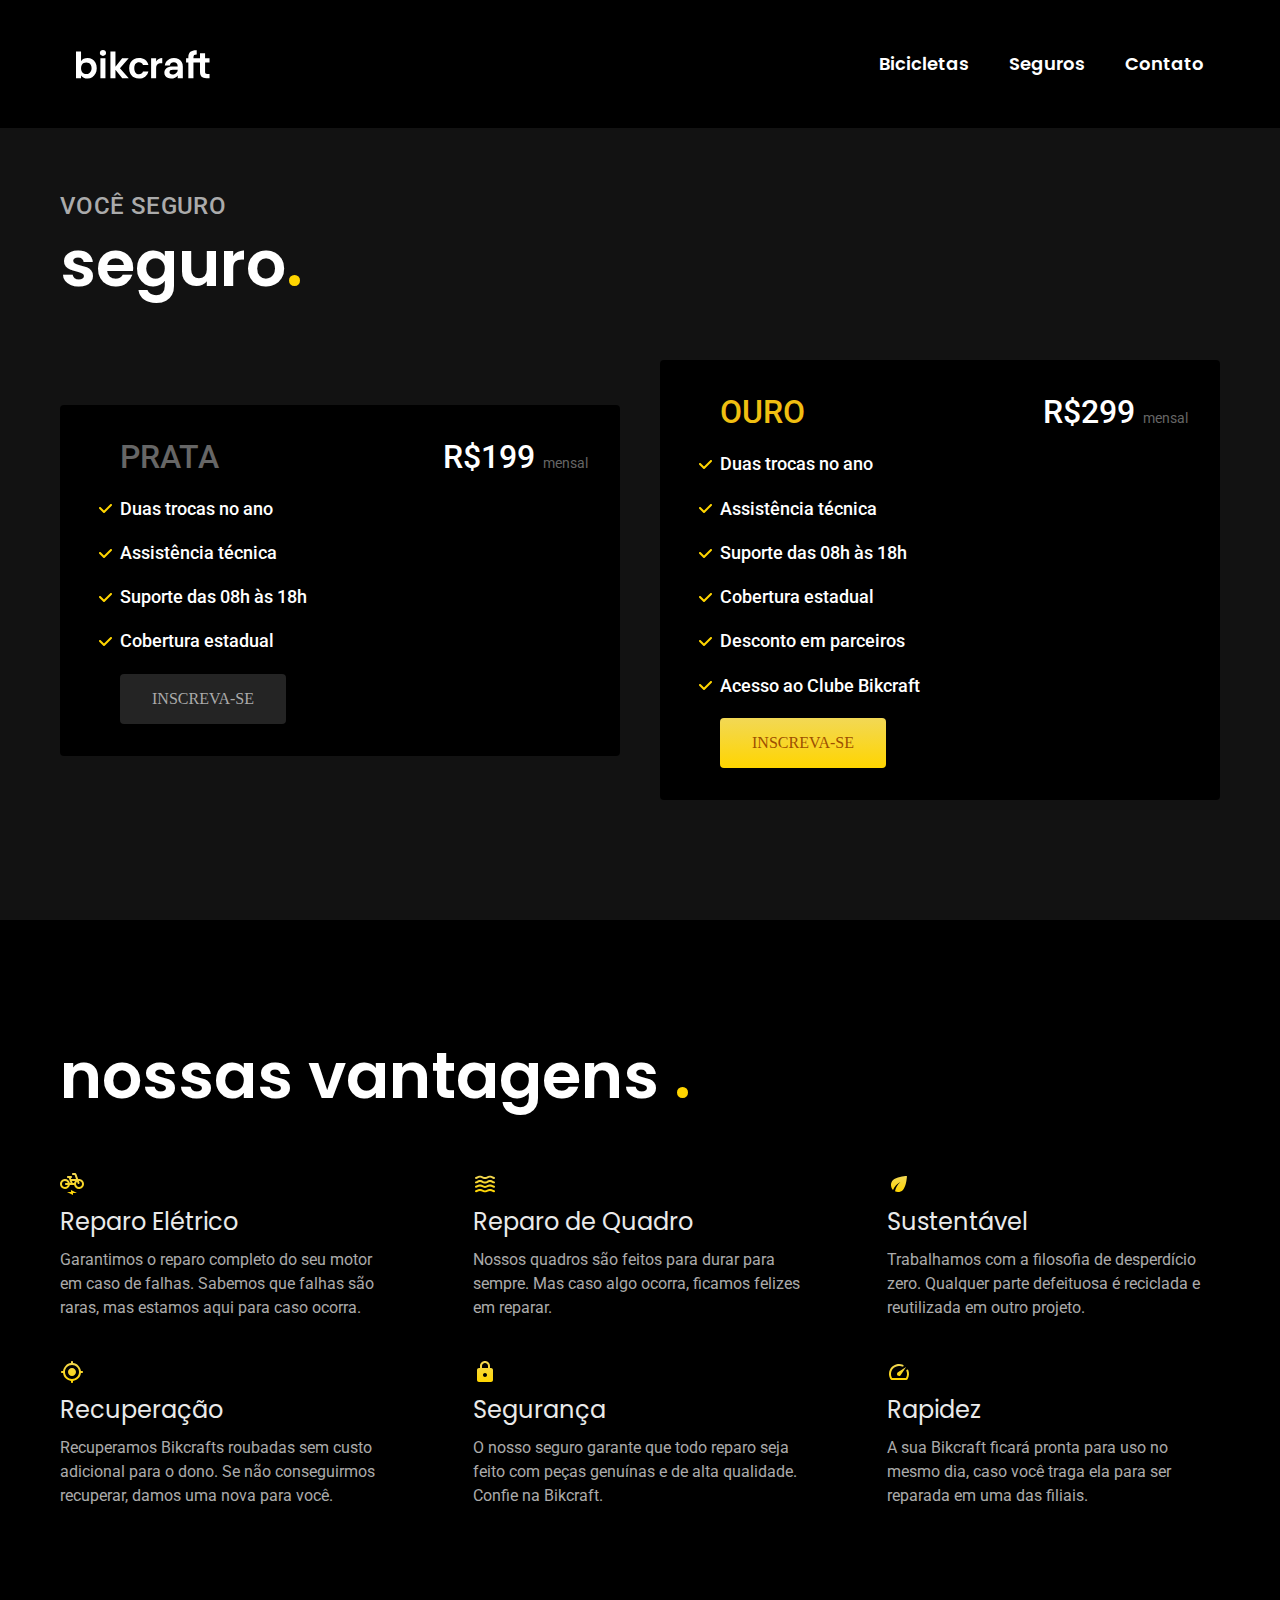
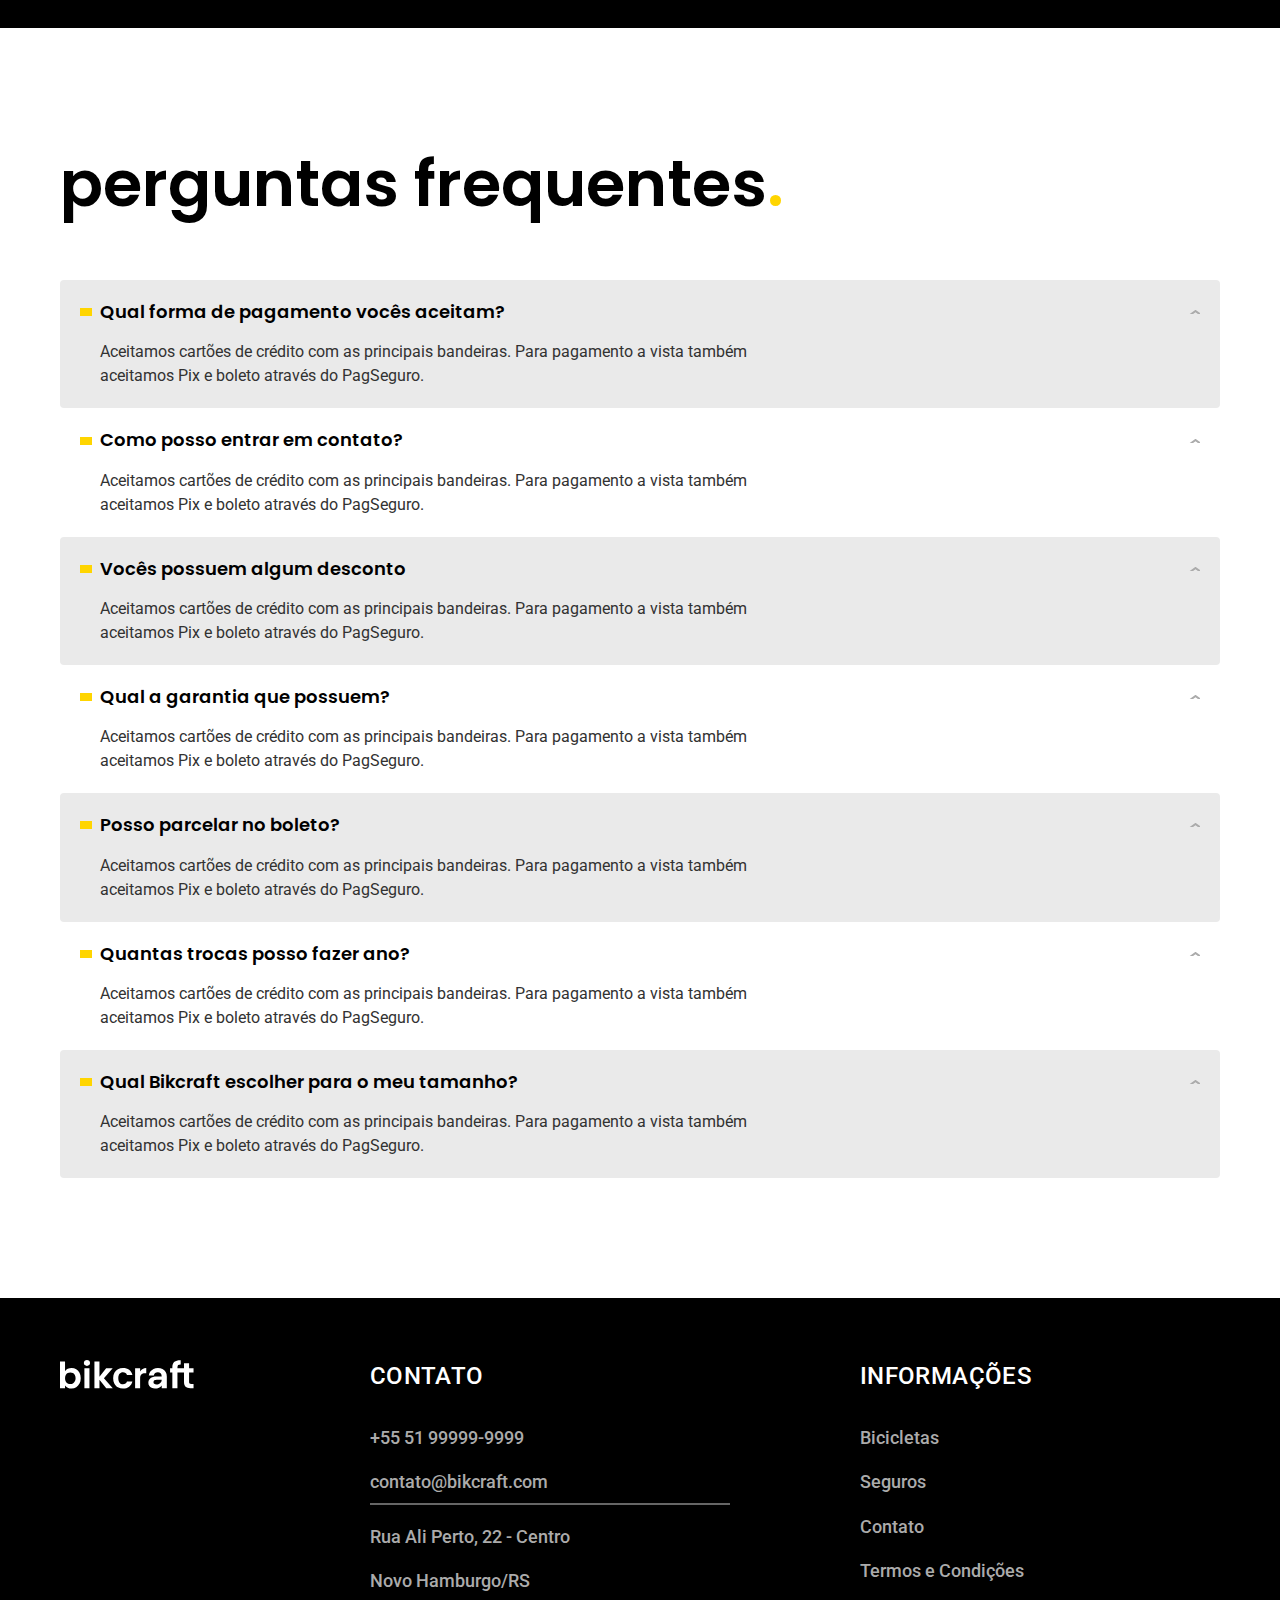
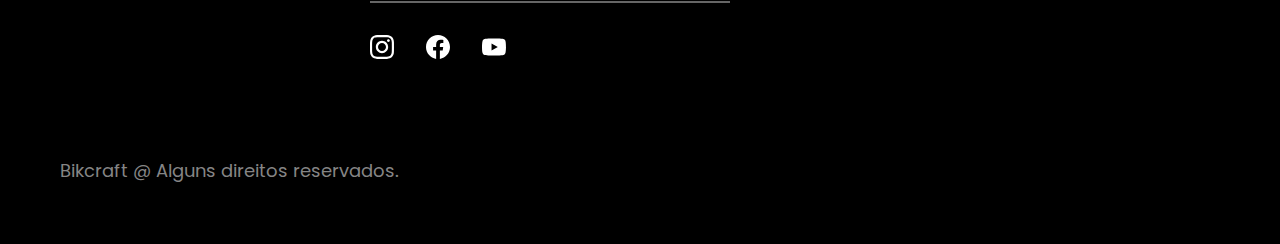
<file: seguro.html>
<!DOCTYPE html>
<html lang="pt-br">

<head>
  <meta charset="UTF-8">
  <meta http-equiv="X-UA-Compatible" content="IE=edge">
  <meta name="viewport" content="width=device-width, initial-scale=1.0">
  <meta name="description" content="Termos e condições de uso.">
  <title>Seguro | Bikcraft</title>
  <link rel="preload" href="./css/style.css" as="style">
  <link rel="stylesheet" href="./css/style.css">

  <link rel="preconnect" href="https://fonts.googleapis.com">
  <link rel="preconnect" href="https://fonts.gstatic.com" crossorigin>
  <link href="https://fonts.googleapis.com/css2?family=Poppins:wght@400;700&family=Roboto:wght@400;700&display=swap" rel="stylesheet">
</head>

<body id="seguro">
  <header class="header-bg">

    <div class="header">
      <div>
        <a href="./">
          <img src="./img/bikcraft.svg" width="136" height="32" alt="Bikcraft">
        </a>
      </div>
      <nav aria-label="primaria">
        <ul class="header-menu font-1-m-b">
          <li><a href="./bicicletas.html">Bicicletas</a></li>
          <li><a href="./seguro.html">Seguros</a></li>
          <li><a href="./contato.html">Contato</a></li>
        </ul>
      </nav>
    </div>
  </header>

  <main class="seguros-bg">
    <div class="titulo-bg">
      <div class="titulo container">
        <p class="font-2-l-b color-5">você seguro</p>
        <h2 class="font-1-xxl color-white">seguro<span class="color-primary-1">.</span></h2>
      </div>
    </div>

    <div class="seguros container">
      <div class="seguros-item">
        <h3 class="font-2-xl color-7">PRATA</h3>
        <span class="font-2-xl color-white">R$199 <span class="font-2-xs color-7">mensal</span></span>
        <ul class="font-2-m color-white">
          <li>Duas trocas no ano</li>
          <li>Assistência técnica</li>
          <li>Suporte das 08h às 18h</li>
          <li>Cobertura estadual</li>
        </ul>
        <a class="botao secundario" href="./seguros.html">INSCREVA-SE</a>
      </div>

      <div class="seguros-item">
        <h3 class="font-2-xl color-primary-2">OURO</h3>
        <span class="font-2-xl color-white">R$299 <span class="font-2-xs color-7">mensal</span></span>
        <ul class="font-2-m color-white">
          <li>Duas trocas no ano</li>
          <li>Assistência técnica</li>
          <li>Suporte das 08h às 18h</li>
          <li>Cobertura estadual</li>
          <li>Desconto em parceiros</li>
          <li>Acesso ao Clube Bikcraft</li>
        </ul>
        <a class="botao" href="./seguros.html">INSCREVA-SE</a>
      </div>
    </div>
    </div>
  </main>

  <article class="vantagens-bg">
    <div class="vantagens container">
      <h2 class="font-1-xxl color-white">nossas vantagens <span class="color-primary-1">.</span></h2>

      <ul>
        <li>
          <img src="./img/icons/eletrica.svg" width="24" height="24" alt="">
          <h3 class="font-1-l color-1">Reparo Elétrico</h3>
          <p class="font-2-s color-5">Garantimos o reparo completo do seu motor em caso de falhas. Sabemos que falhas são raras, mas estamos aqui para caso ocorra.</p>
        </li>
        <li>
          <img src="./img/icons/carbono.svg" width="24" height="24" alt="">
          <h3 class="font-1-l color-1">Reparo de Quadro</h3>
          <p class="font-2-s color-5">Nossos quadros são feitos para durar para sempre. Mas caso algo ocorra, ficamos felizes em reparar.</p>
        </li>
        <li>
          <img src="./img/icons/sustentavel.svg" width="24" height="24" alt="">
          <h3 class="font-1-l color-1">Sustentável</h3>
          <p class="font-2-s color-5">Trabalhamos com a filosofia de desperdício zero. Qualquer parte defeituosa é reciclada e reutilizada em outro projeto.</p>
        </li>
        <li>
          <img src="./img/icons/rastreador.svg" width="24" height="24" alt="">
          <h3 class="font-1-l color-1">Recuperação</h3>
          <p class="font-2-s color-5">Recuperamos Bikcrafts roubadas sem custo adicional para o dono. Se não conseguirmos recuperar, damos uma nova para você.</p>
        </li>
        <li>
          <img src="./img/icons/seguro.svg" width="24" height="24" alt="">
          <h3 class="font-1-l color-1">Segurança</h3>
          <p class="font-2-s color-5">O nosso seguro garante que todo reparo seja feito com peças genuínas e de alta qualidade. Confie na Bikcraft.</p>
        </li>
        <li>
          <img src="./img/icons/velocidade.svg" width="24" height="24" alt="">
          <h3 class="font-1-l color-1">Rapidez</h3>
          <p class="font-2-s color-5">A sua Bikcraft ficará pronta para uso no mesmo dia, caso você traga ela para ser reparada em uma das filiais.</p>
        </li>
      </ul>
    </div>
  </article>


  <article class="perguntas container">
    <h2 class="font-1-xxl">perguntas frequentes<span class="color-primary-1">.</span></h2>

    <dl>
      <div>
        <dt class="font-1-m-b">Qual forma de pagamento vocês aceitam?</dt>
        <dd class="font-2-s color-9">Aceitamos cartões de crédito com as principais bandeiras. Para pagamento a vista também aceitamos Pix e boleto através do PagSeguro.</dd>
      </div>

      <div>
        <dt class="font-1-m-b">Como posso entrar em contato?</dt>
        <dd class="font-2-s color-9">Aceitamos cartões de crédito com as principais bandeiras. Para pagamento a vista também aceitamos Pix e boleto através do PagSeguro.</dd>
      </div>

      <div>
        <dt class="font-1-m-b">Vocês possuem algum desconto</dt>
        <dd class="font-2-s color-9">Aceitamos cartões de crédito com as principais bandeiras. Para pagamento a vista também aceitamos Pix e boleto através do PagSeguro.</dd>
      </div>

      <div>
        <dt class="font-1-m-b">Qual a garantia que possuem?</dt>
        <dd class="font-2-s color-9">Aceitamos cartões de crédito com as principais bandeiras. Para pagamento a vista também aceitamos Pix e boleto através do PagSeguro.</dd>
      </div>

      <div>
        <dt class="font-1-m-b">Posso parcelar no boleto?</dt>
        <dd class="font-2-s color-9">Aceitamos cartões de crédito com as principais bandeiras. Para pagamento a vista também aceitamos Pix e boleto através do PagSeguro.</dd>
      </div>

      <div>
        <dt class="font-1-m-b">Quantas trocas posso fazer ano?</dt>
        <dd class="font-2-s color-9">Aceitamos cartões de crédito com as principais bandeiras. Para pagamento a vista também aceitamos Pix e boleto através do PagSeguro.</dd>
      </div>

      <div>
        <dt class="font-1-m-b">Qual Bikcraft escolher para o meu tamanho?</dt>
        <dd class="font-2-s color-9">Aceitamos cartões de crédito com as principais bandeiras. Para pagamento a vista também aceitamos Pix e boleto através do PagSeguro.</dd>
      </div>

    </dl>

  </article>




  <footer class="footer-bg">
    <div class="footer container">
      <div class="footer-img">
        <img src="./img/bikcraft.svg" width="136" height="32" alt="Bikcraft">
      </div>

      <div class="footer-info">
        <h3 class="font-2-l-b color-white">CONTATO</h3>
        <ul class="font-2-m color-5">
          <li><a class="link-info" href="tel:+5551999999999">+55 51 99999-9999</a></li>
          <li><a class="link-info" href="mailto:contato@bikcraft.com">contato@bikcraft.com</a></li>
          <li>Rua Ali Perto, 22 - Centro</li>
          <li>Novo Hamburgo/RS</li>
        </ul>
        <div class="footer-redes">
          <a href="./">
            <img src="./img/social/instagram.svg" width="24" height="24" alt="Instagram">
          </a>
          <a href="./">
            <img src="./img/social/facebook.svg" width="24" height="24" alt="Facebook">
          </a>
          <a href="./">
            <img src="./img/social/youtube.svg" width="24" height="24" alt="Youtube">
          </a>
        </div>
      </div>

      <div class="footer-nav">
        <h3 class="font-2-l-b color-white">INFORMAÇÕES</h3>
        <nav>
          <ul class="font-2-m color-5">
            <li><a href="./bicicletas.html"></a>Bicicletas</li>
            <li><a href="./seguros.html"></a>Seguros</li>
            <li><a href="./contato.html"></a>Contato</li>
            <li><a href="./termos.html"></a>Termos e Condições</li>
          </ul>
        </nav>
      </div>
      <p class="font-1-m color-6">Bikcraft @ Alguns direitos reservados.</p>
    </div>
  </footer>


</body>

</html>
</file>
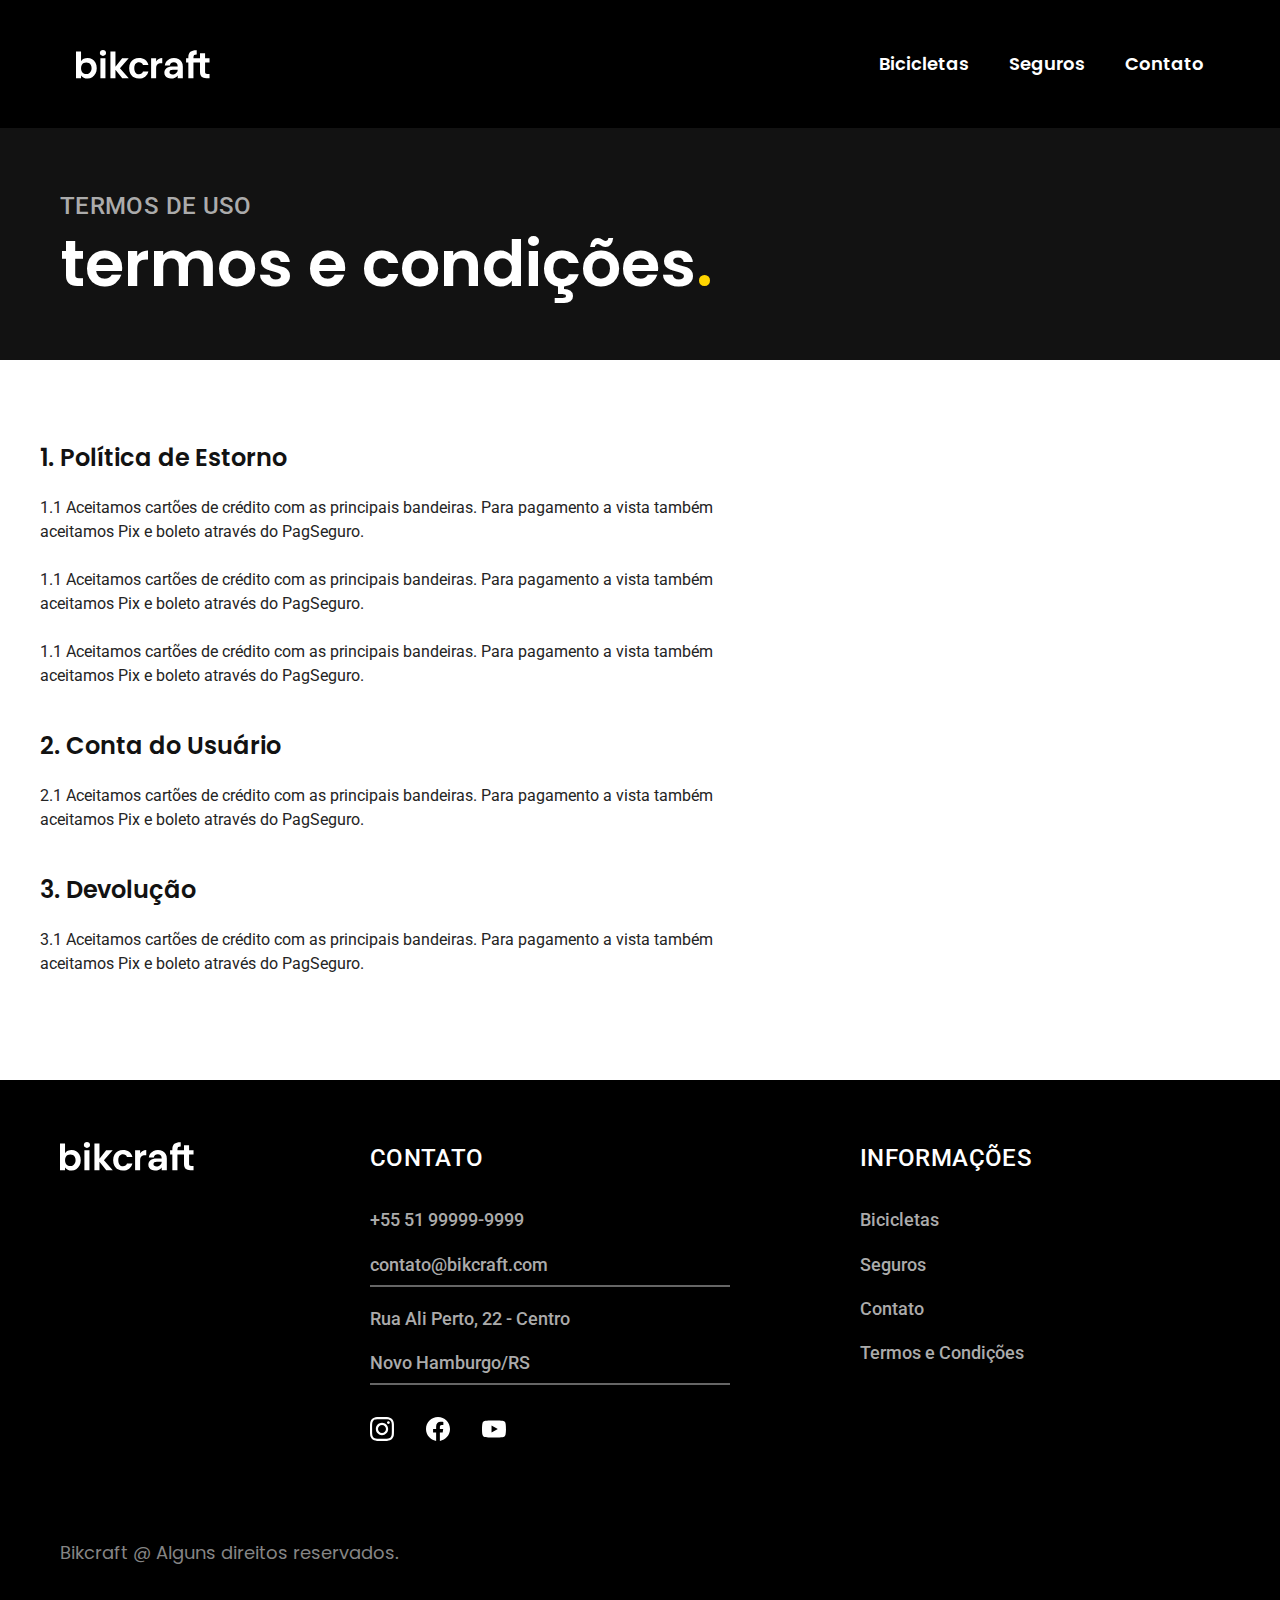
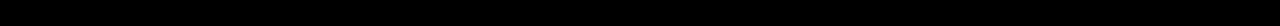
<file: termos.html>
<!DOCTYPE html>
<html lang="pt-br">

<head>
  <meta charset="UTF-8">
  <meta http-equiv="X-UA-Compatible" content="IE=edge">
  <meta name="viewport" content="width=device-width, initial-scale=1.0">
  <meta name="description" content="Termos e condições de uso.">
  <title>Termos e Condições | Bikcraft</title>
  <link rel="preload" href="./css/style.css" as="style">
  <link rel="stylesheet" href="./css/style.css">

  <link rel="preconnect" href="https://fonts.googleapis.com">
  <link rel="preconnect" href="https://fonts.gstatic.com" crossorigin>
  <link href="https://fonts.googleapis.com/css2?family=Poppins:wght@400;700&family=Roboto:wght@400;700&display=swap" rel="stylesheet">
</head>

<body id="termos">
  <header class="header-bg">

    <div class="header">
      <div>
        <a href="./">
          <img src="./img/bikcraft.svg" width="136" height="32" alt="Bikcraft">
        </a>
      </div>
      <nav aria-label="primaria">
        <ul class="header-menu font-1-m-b">
          <li><a href="./bicicletas.html">Bicicletas</a></li>
          <li><a href="./seguro.html">Seguros</a></li>
          <li><a href="./contato.html">Contato</a></li>
        </ul>
      </nav>
    </div>
  </header>

  <main>
    <div class="titulo-bg">
      <div class="titulo container">
        <p class="font-2-l-b color-5">termos de uso</p>
        <h1 class="font-1-xxl color-white">termos e condições<span class="color-primary-1">.</span></h1>
      </div>
    </div>

    <div class="termos font-2-s color-10 container">
      <h2 class="font-1-l color-11">1. Política de Estorno</h2>
      <p>1.1 Aceitamos cartões de crédito com as principais bandeiras. Para pagamento a vista também aceitamos Pix e boleto através do PagSeguro.</p>
      <p>1.1 Aceitamos cartões de crédito com as principais bandeiras. Para pagamento a vista também aceitamos Pix e boleto através do PagSeguro.</p>
      <p>1.1 Aceitamos cartões de crédito com as principais bandeiras. Para pagamento a vista também aceitamos Pix e boleto através do PagSeguro.</p>
      <h2 class="font-1-l color-11">2. Conta do Usuário</h2>
      <p>2.1 Aceitamos cartões de crédito com as principais bandeiras. Para pagamento a vista também aceitamos Pix e boleto através do PagSeguro.</p>
      <h2 class="font-1-l color-11">3. Devolução</h2>
      <p>3.1 Aceitamos cartões de crédito com as principais bandeiras. Para pagamento a vista também aceitamos Pix e boleto através do PagSeguro.</p>

    </div>
  </main>


  <footer class="footer-bg">
    <div class="footer container">
      <div class="footer-img">
        <img src="./img/bikcraft.svg" width="136" height="32" alt="Bikcraft">
      </div>

      <div class="footer-info">
        <h3 class="font-2-l-b color-white">CONTATO</h3>
        <ul class="font-2-m color-5">
          <li><a class="link-info" href="tel:+5551999999999">+55 51 99999-9999</a></li>
          <li><a class="link-info" href="mailto:contato@bikcraft.com">contato@bikcraft.com</a></li>
          <li>Rua Ali Perto, 22 - Centro</li>
          <li>Novo Hamburgo/RS</li>
        </ul>
        <div class="footer-redes">
          <a href="./">
            <img src="./img/social/instagram.svg" width="24" height="24" alt="Instagram">
          </a>
          <a href="./">
            <img src="./img/social/facebook.svg" width="24" height="24" alt="Facebook">
          </a>
          <a href="./">
            <img src="./img/social/youtube.svg" width="24" height="24" alt="Youtube">
          </a>
        </div>
      </div>

      <div class="footer-nav">
        <h3 class="font-2-l-b color-white">INFORMAÇÕES</h3>
        <nav>
          <ul class="font-2-m color-5">
            <li><a href="./bicicletas.html"></a>Bicicletas</li>
            <li><a href="./seguros.html"></a>Seguros</li>
            <li><a href="./contato.html"></a>Contato</li>
            <li><a href="./termos.html"></a>Termos e Condições</li>
          </ul>
        </nav>
      </div>
      <p class="font-1-m color-6">Bikcraft @ Alguns direitos reservados.</p>
    </div>
  </footer>


</body>

</html>
</file>
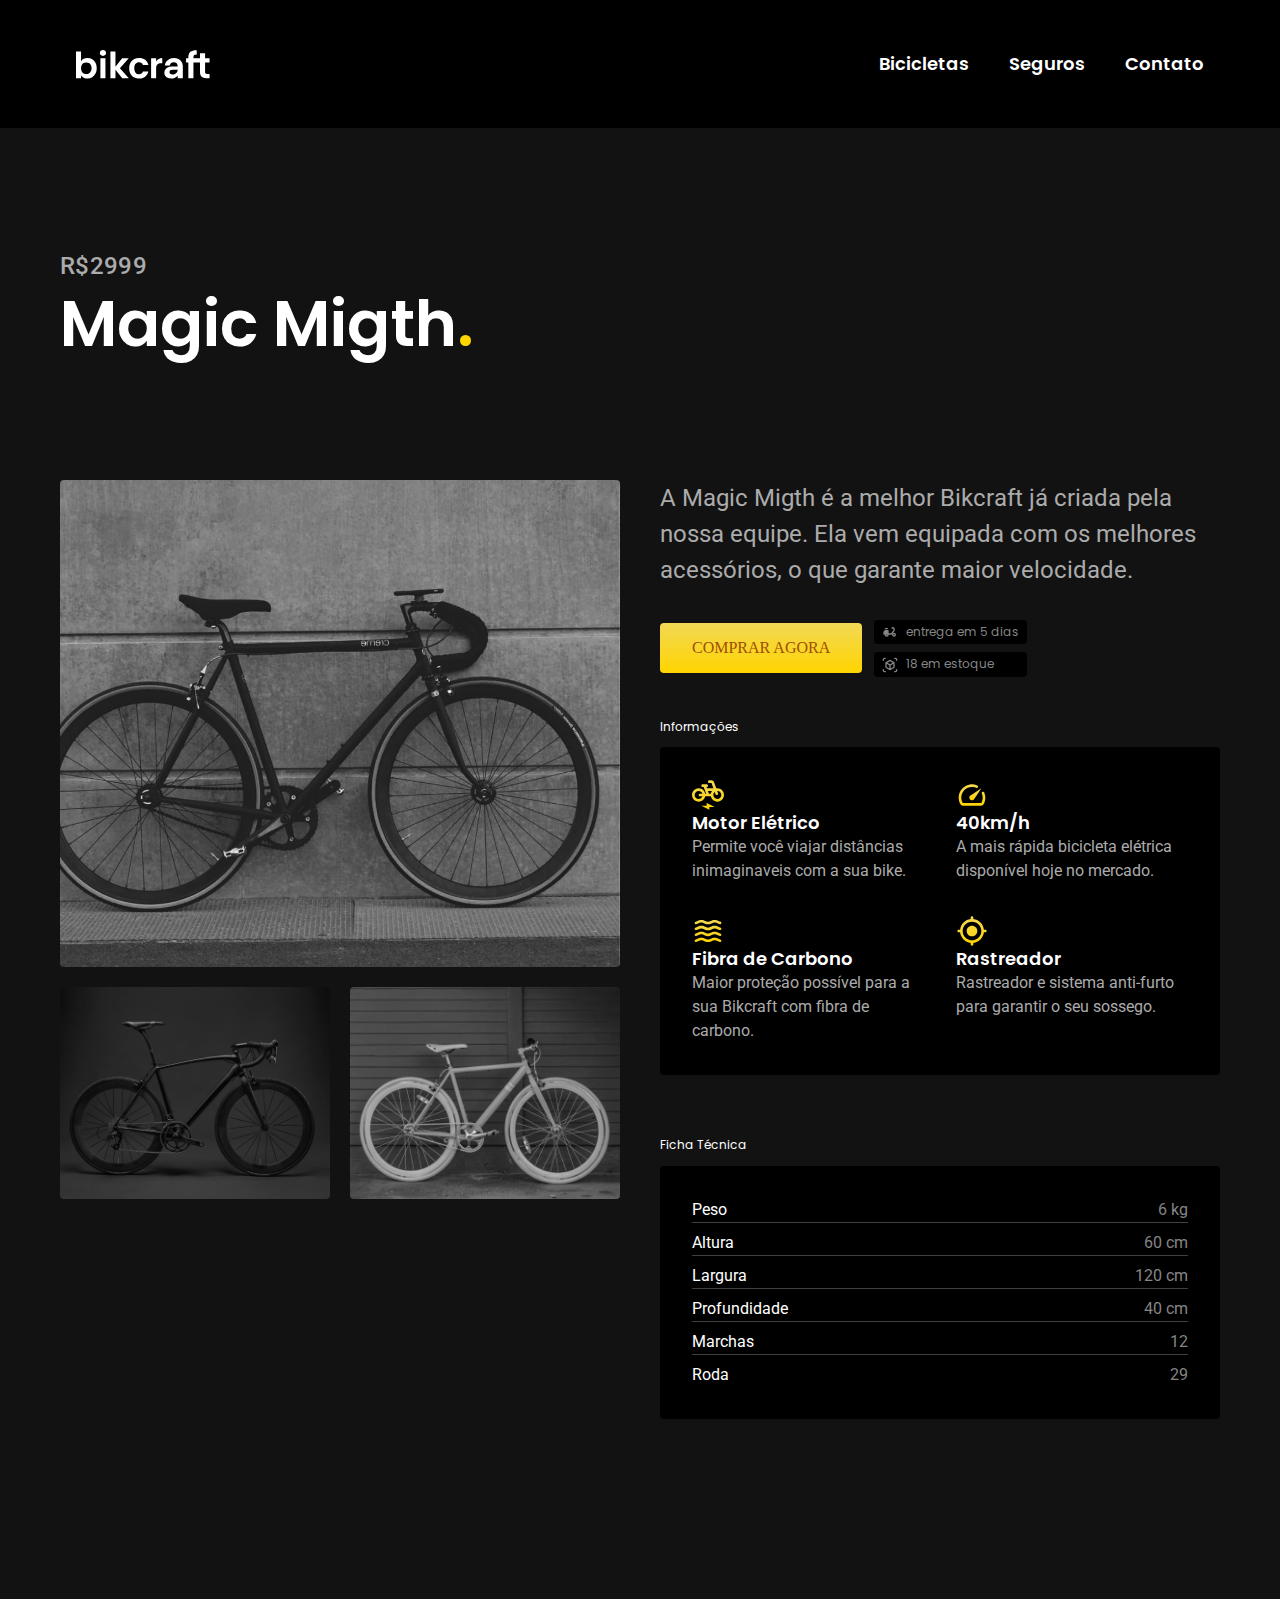
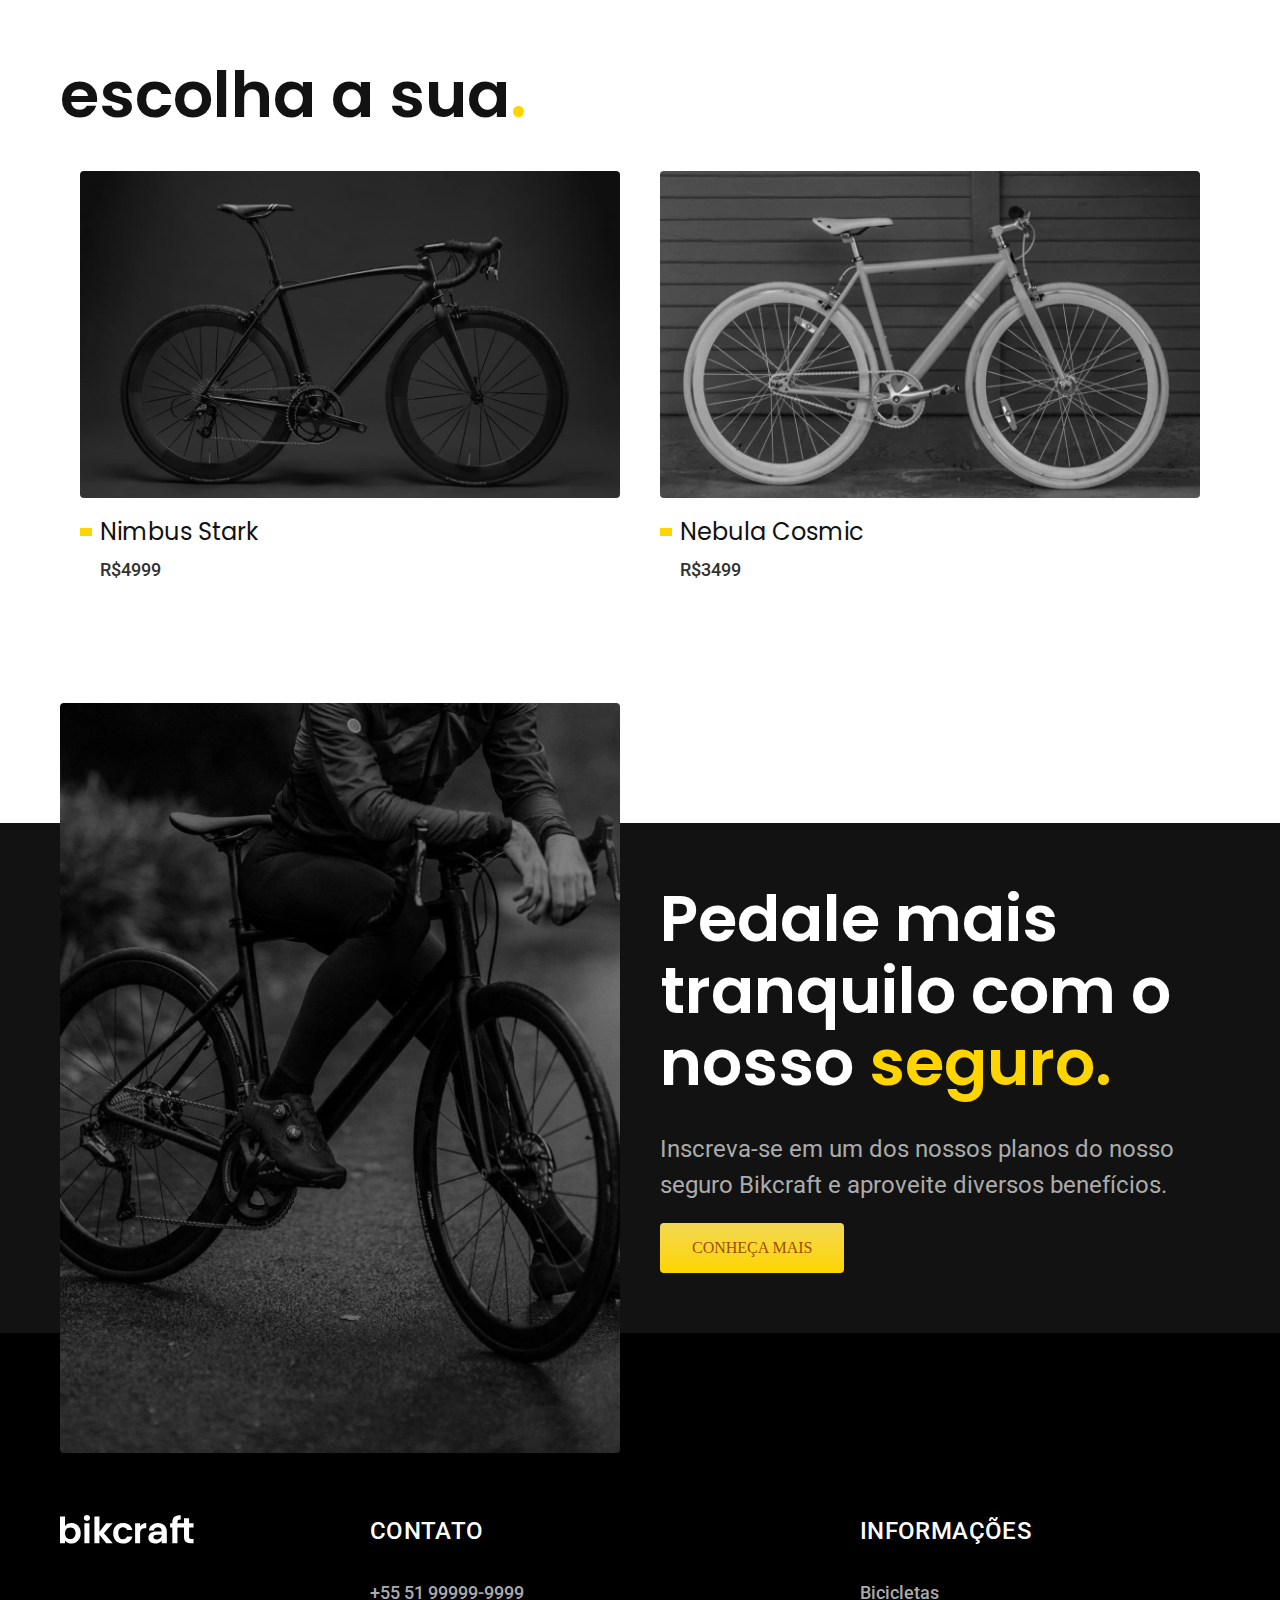
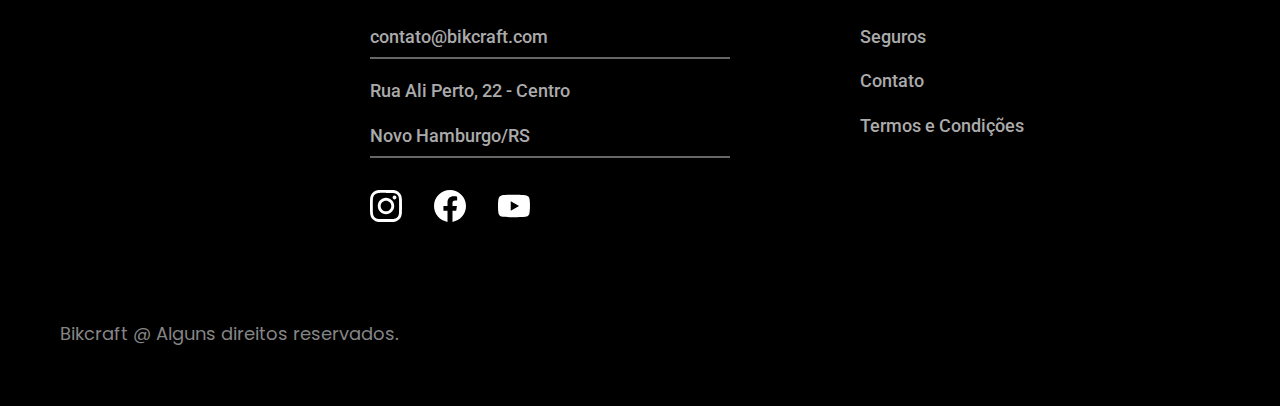
<file: bicicletas/magic.html>
<!DOCTYPE html>
<html lang="pt-br">

<head>
  <meta charset="UTF-8">
  <meta http-equiv="X-UA-Compatible" content="IE=edge">
  <meta name="viewport" content="width=device-width, initial-scale=1.0">
  <meta name="description" content="Termos e condições de uso.">
  <title>Magic Migth | Bikcraft</title>
  <link rel="stylesheet" href="../css/style.css">

  <link rel="preconnect" href="https://fonts.googleapis.com">
  <link rel="preconnect" href="https://fonts.gstatic.com" crossorigin>
  <link href="https://fonts.googleapis.com/css2?family=Poppins:wght@400;700&family=Roboto:wght@400;700&display=swap" rel="stylesheet">
</head>

<body id="nimbus">
  <header class="header-bg">
    <div class="header">
      <div>
        <a href="../">
          <img src="../img/bikcraft.svg" alt="Bikcraft">
        </a>
      </div>
      <nav aria-label="primaria">
        <ul class="header-menu font-1-m-b">
          <li><a href="../bicicletas.html">Bicicletas</a></li>
          <li><a href="../seguro.html">Seguros</a></li>
          <li><a href="../contato.html">Contato</a></li>
        </ul>
      </nav>
    </div>
  </header>

  <main class="titulo-bg">
    <div class="titulo-bg">
      <div class="titulo container">
        <p class="font-2-l-b color-5">R$2999</p>
        <h1 class="font-1-xxl color-white">Magic Migth<span class="color-primary-1">.</span></h1>
      </div>
    </div>

    <div class="nimbus container">
      <div class="nimbus-img">
        <img src="../img/bike/numbus2.jpg" alt="Nimbus Stark">
        <img src="../img/bike/nimbus1.jpg" alt="Nimbus Stark">
        <img src="../img/bike/nimbus3.jpg" alt="Nimbus Stark">
      </div>
      <div class="nimbus-conteudo">
        <p class="font-2-l color-5">A Magic Migth é a melhor Bikcraft já criada pela nossa equipe. Ela vem equipada com os melhores acessórios, o que garante maior velocidade.</p>
        <div class="nimbus-comprar">
          <a class="botao" href="../">Comprar Agora</a>
          <span class="font-1-xs color-6"><img src="../img/icons/entrega.svg" alt=""> entrega em 5 dias</span>
          <span class="font-1-xs color-6"><img src="../img/icons/estoque.svg" alt=""> 18 em estoque</span>
        </div>
        <span class="font-1-xs color-white">Informações</span>
        <ul class="nimbus-info font-2-s color-5">
          <li>
            <img src="../img/icons/eletrica.svg" alt="">
            <h3 class="font-1-m-b color-white">Motor Elétrico</h3>
            <p>Permite você viajar distâncias inimaginaveis com a sua bike.</p>
          </li>
          <li>
            <img src="../img/icons/velocidade.svg" alt="">
            <h3 class="font-1-m-b color-white">40km/h</h3>
            <p>A mais rápida bicicleta elétrica disponível hoje no mercado.</p>
          </li>
          <li>
            <img src="../img/icons/carbono.svg" alt="">
            <h3 class="font-1-m-b color-white">Fibra de Carbono</h3>
            <p>Maior proteção possível para a sua Bikcraft com fibra de carbono.</p>
          </li>
          <li>
            <img src="../img/icons/rastreador.svg" alt="">
            <h3 class="font-1-m-b color-white">Rastreador</h3>
            <p>Rastreador e sistema anti-furto para garantir o seu sossego.</p>
          </li>
        </ul>
        <span class="font-1-xs color-white">Ficha Técnica</span>
        <ul class="nimbus-ficha font-2-s color-white">
          <li>Peso <span>6 kg</span></li>
          <li>Altura <span>60 cm</span></li>
          <li>Largura <span>120 cm</span></li>
          <li>Profundidade <span>40 cm</span></li>
          <li>Marchas <span>12</span></li>
          <li>Roda <span>29</span></li>
        </ul>
      </div>
    </div>
  </main>

  <article class="bicicletas container">
    <h2 class="font-1-xxl color-11">escolha a sua<span class="color-primary-1">.</span></h2>

    <ul class="bicicletas-lista">
      <a href="./nimbus.html">
        <li>
          <img src="../img/bikes/nimbus.jpg" alt="Bicicleta preta">
          <h3 class="font-1-l color-11">Nimbus Stark</h3>
          <span class="font-2-m color-9">R$4999</span>
        </li>
      </a>

      <a href="./nebula.html">
        <li>
          <img src="../img/bikes/nebula.jpg" alt="Bicicleta branc">
          <h3 class="font-1-l color-11">Nebula Cosmic</h3>
          <span class="font-2-m color-9">R$3499</span>
        </li>
      </a>
    </ul>
  </article>

  <article class="seguro-bg">
    <div class="seguro container">
      <div class="seguro-img">
        <img src="../img/seguros.jpg" alt="Pessoal para em cima de uma bicicleta.">
      </div>
      <div class="seguro-conteudo">
        <h2 class="font-1-xxl color-white">Pedale mais tranquilo com o nosso <span class="color-primary-1">seguro.</span></h2>
        <p class="font-2-l color-5">Inscreva-se em um dos nossos planos
          do nosso seguro Bikcraft e aproveite diversos benefícios.</p>
        <a class="botao" href="../seguro.html">Conheça mais</a>
      </div>

    </div>

  </article>

  <footer class="footer-bg">
    <div class="footer container">
      <div class="footer-img">
        <img src="../img/bikcraft.svg" alt="Bikcraft">
      </div>

      <div class="footer-info">
        <h3 class="font-2-l-b color-white">CONTATO</h3>
        <ul class="font-2-m color-5">
          <li><a class="link-info" href="tel:+5551999999999">+55 51 99999-9999</a></li>
          <li><a class="link-info" href="mailto:contato@bikcraft.com">contato@bikcraft.com</a></li>
          <li>Rua Ali Perto, 22 - Centro</li>
          <li>Novo Hamburgo/RS</li>
        </ul>
        <div class="footer-redes">
          <a href="../">
            <img src="../img/social/instagram.svg" alt="Instagram">
          </a>
          <a href="../">
            <img src="../img/social/facebook.svg" alt="Facebook">
          </a>
          <a href="../">
            <img src="../img/social/youtube.svg" alt="Youtube">
          </a>
        </div>
      </div>

      <div class="footer-nav">
        <h3 class="font-2-l-b color-white">INFORMAÇÕES</h3>
        <nav>
          <ul class="font-2-m color-5">
            <li><a href="../bicicletas.html"></a>Bicicletas</li>
            <li><a href="../seguros.html"></a>Seguros</li>
            <li><a href="../contato.html"></a>Contato</li>
            <li><a href="../termos.html"></a>Termos e Condições</li>
          </ul>
        </nav>
      </div>
      <p class="font-1-m color-6">Bikcraft @ Alguns direitos reservados.</p>
    </div>
  </footer>


</body>

</html>
</file>
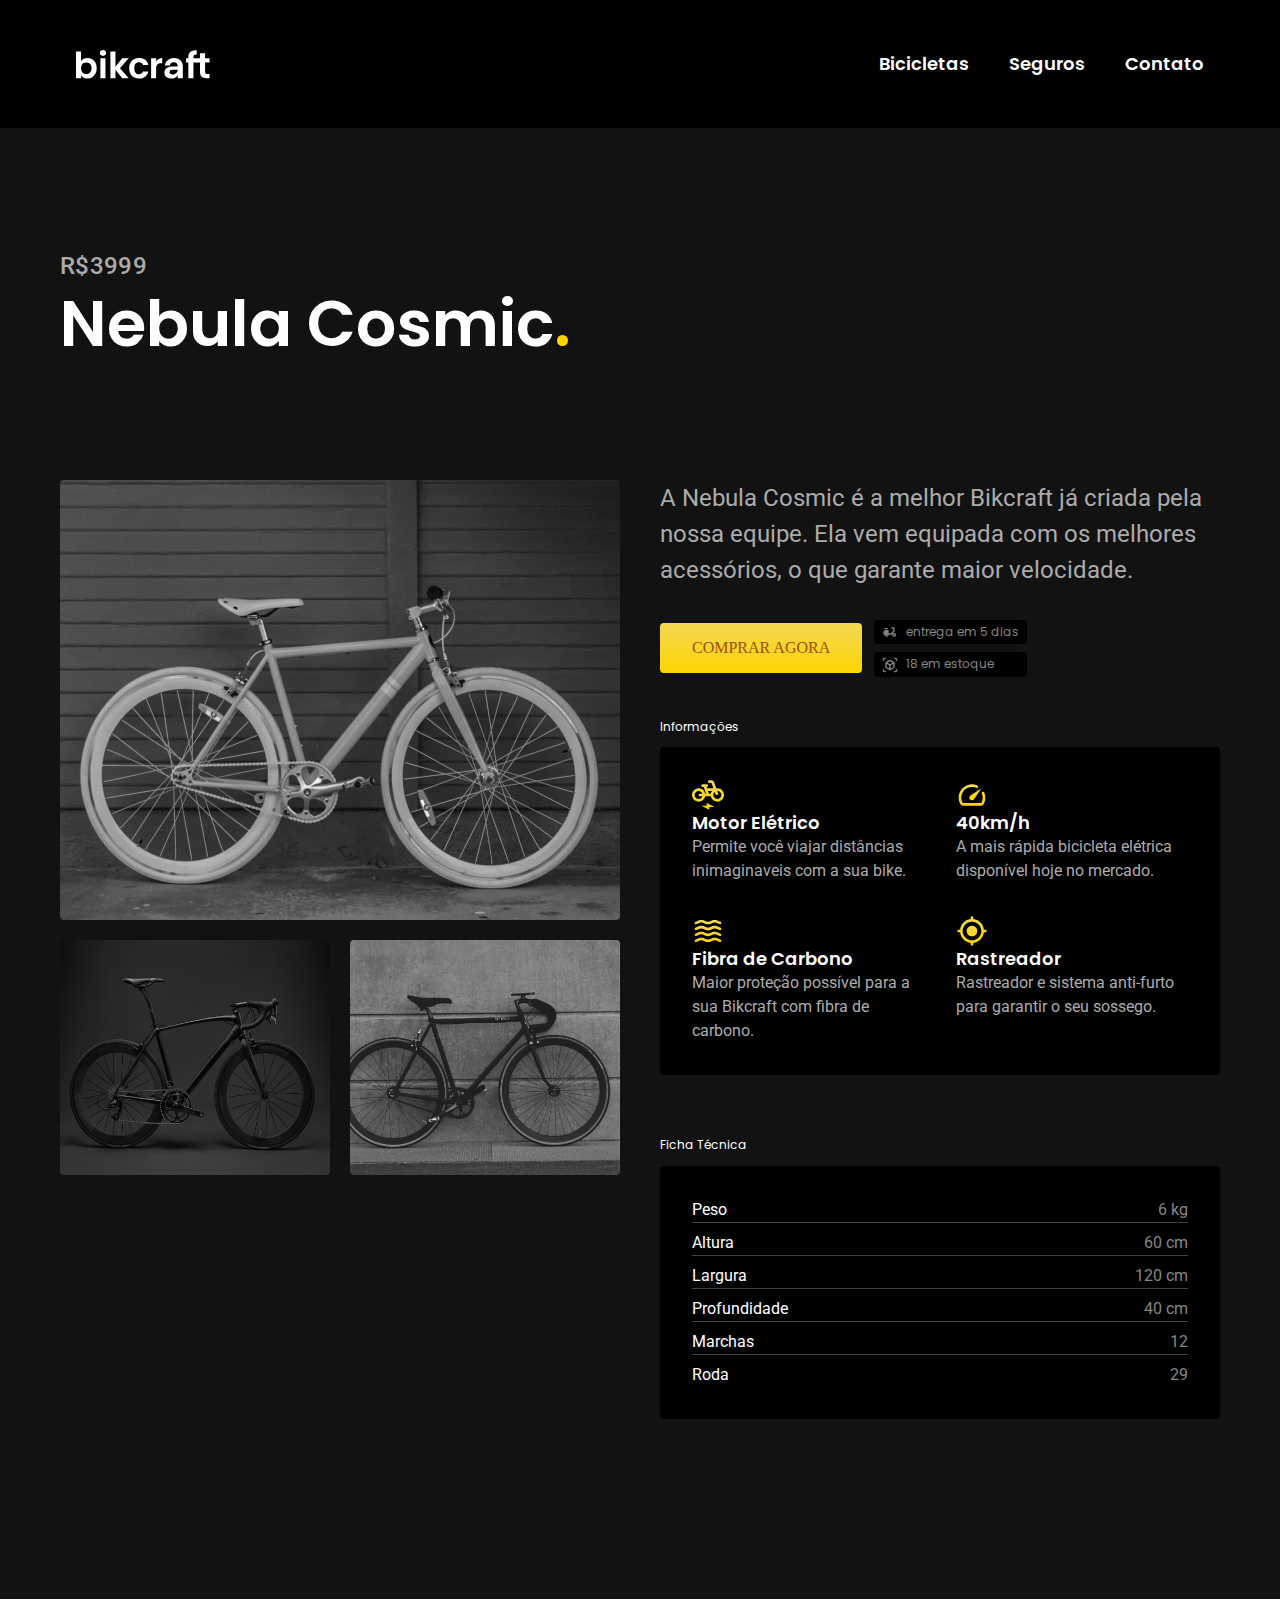
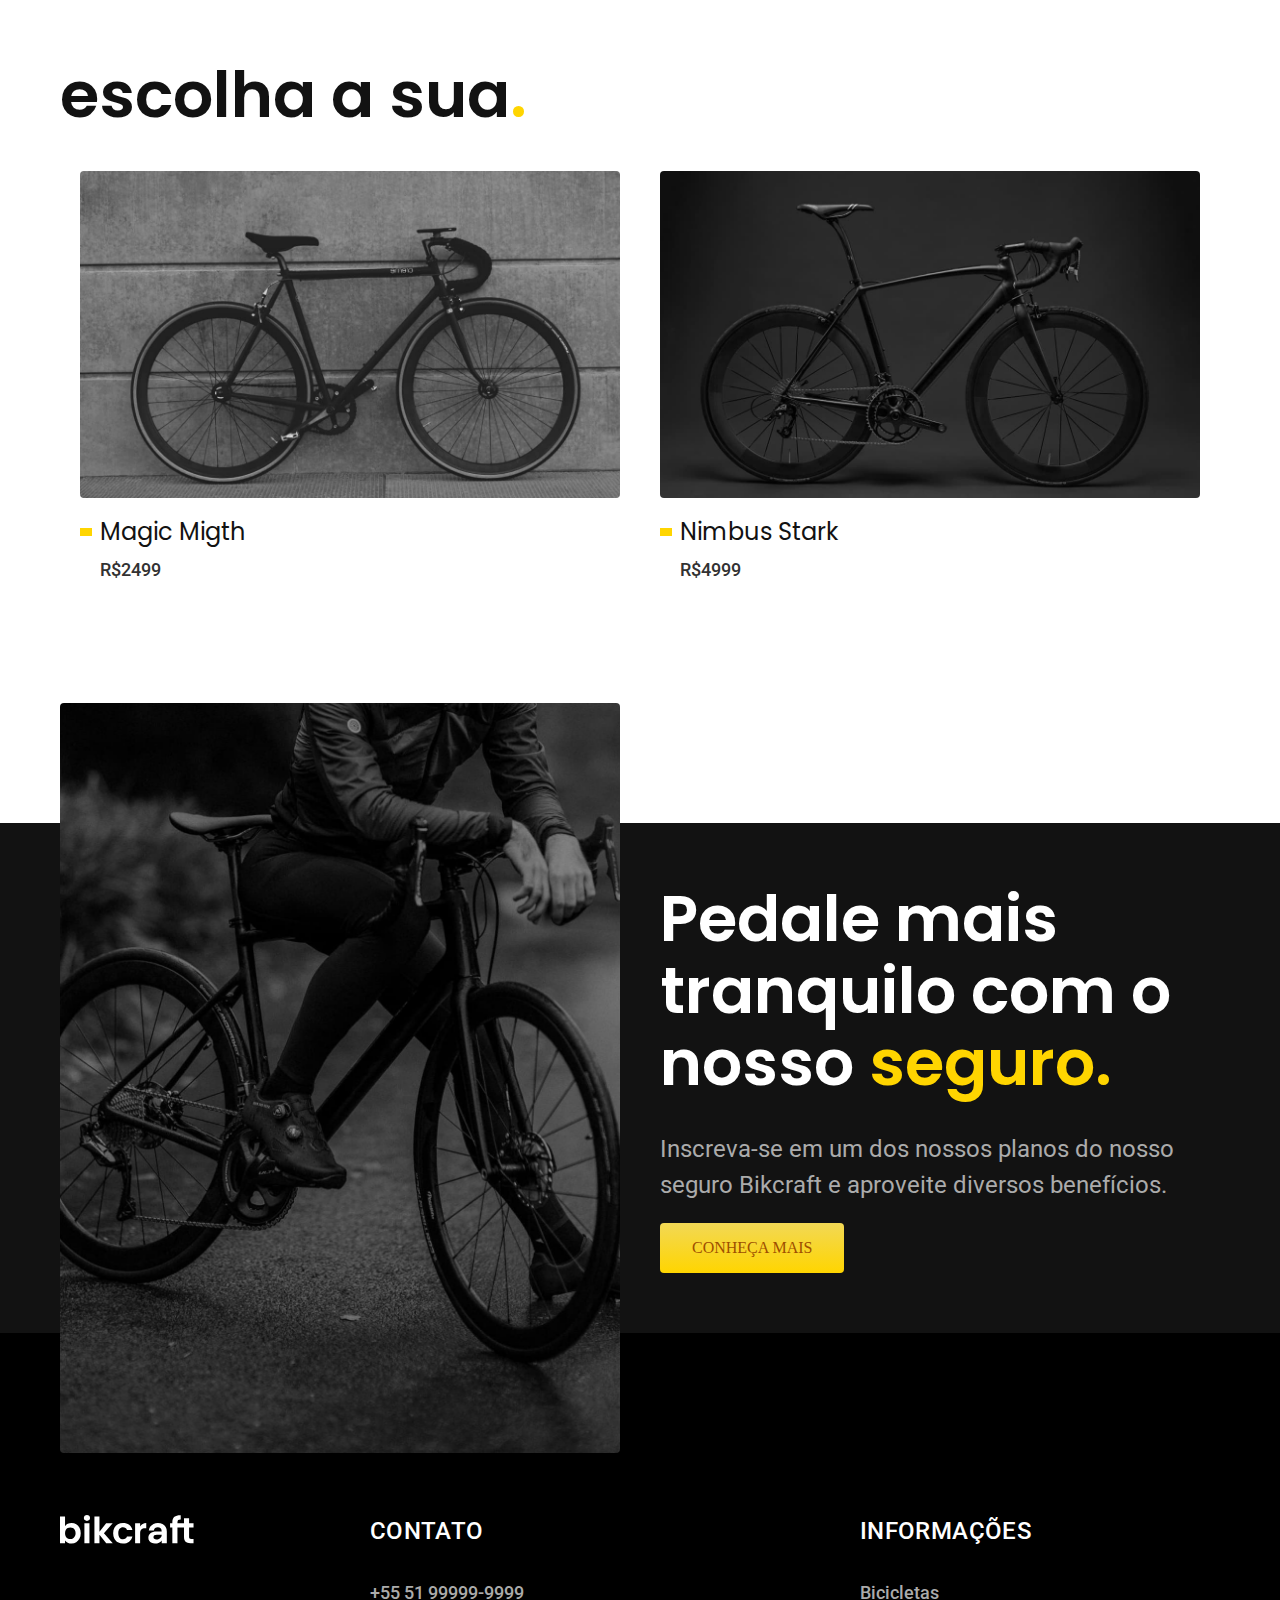
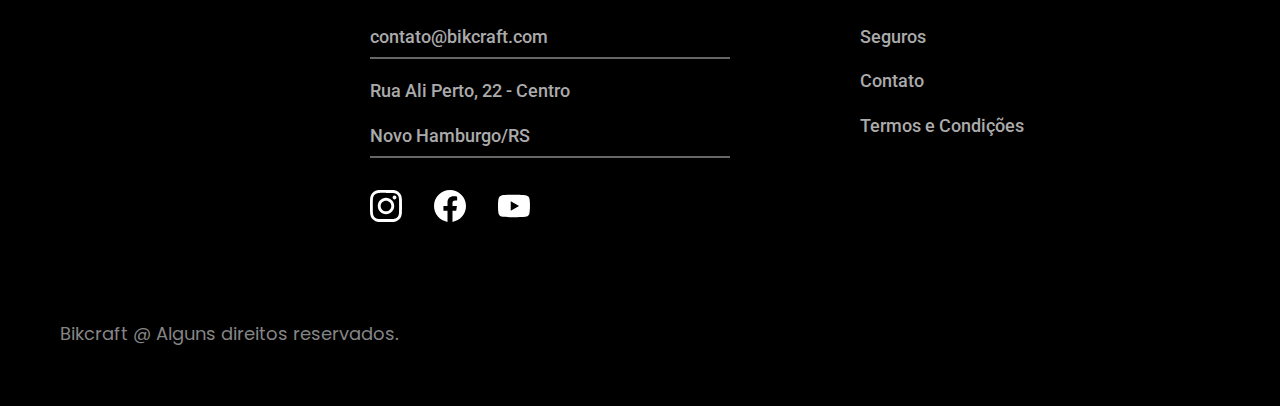
<file: bicicletas/nebula.html>
<!DOCTYPE html>
<html lang="pt-br">

<head>
  <meta charset="UTF-8">
  <meta http-equiv="X-UA-Compatible" content="IE=edge">
  <meta name="viewport" content="width=device-width, initial-scale=1.0">
  <meta name="description" content="Termos e condições de uso.">
  <title>Nebula Cosmic | Bikcraft</title>
  <link rel="stylesheet" href="../css/style.css">

  <link rel="preconnect" href="https://fonts.googleapis.com">
  <link rel="preconnect" href="https://fonts.gstatic.com" crossorigin>
  <link href="https://fonts.googleapis.com/css2?family=Poppins:wght@400;700&family=Roboto:wght@400;700&display=swap" rel="stylesheet">
</head>

<body id="nebula">
  <header class="header-bg">
    <div class="header">
      <div>
        <a href="../">
          <img src="../img/bikcraft.svg" alt="Bikcraft">
        </a>
      </div>
      <nav aria-label="primaria">
        <ul class="header-menu font-1-m-b">
          <li><a href="../bicicletas.html">Bicicletas</a></li>
          <li><a href="../seguro.html">Seguros</a></li>
          <li><a href="../contato.html">Contato</a></li>
        </ul>
      </nav>
    </div>
  </header>

  <main class="titulo-bg">
    <div class="titulo-bg">
      <div class="titulo container">
        <p class="font-2-l-b color-5">R$3999</p>
        <h1 class="font-1-xxl color-white">Nebula Cosmic<span class="color-primary-1">.</span></h1>
      </div>
    </div>

    <div class="nimbus container">
      <div class="nimbus-img">
        <img src="../img/bike/nimbus3.jpg" alt="Nimbus Stark">
        <img src="../img/bike/nimbus1.jpg" alt="Nimbus Stark">
        <img src="../img/bike/numbus2.jpg" alt="Nimbus Stark">

      </div>
      <div class="nimbus-conteudo">
        <p class="font-2-l color-5">A Nebula Cosmic é a melhor Bikcraft já criada pela nossa equipe. Ela vem equipada com os melhores acessórios, o que garante maior velocidade.</p>
        <div class="nimbus-comprar">
          <a class="botao" href="../">Comprar Agora</a>
          <span class="font-1-xs color-6"><img src="../img/icons/entrega.svg" alt=""> entrega em 5 dias</span>
          <span class="font-1-xs color-6"><img src="../img/icons/estoque.svg" alt=""> 18 em estoque</span>
        </div>
        <span class="font-1-xs color-white">Informações</span>
        <ul class="nimbus-info font-2-s color-5">
          <li>
            <img src="../img/icons/eletrica.svg" alt="">
            <h3 class="font-1-m-b color-white">Motor Elétrico</h3>
            <p>Permite você viajar distâncias inimaginaveis com a sua bike.</p>
          </li>
          <li>
            <img src="../img/icons/velocidade.svg" alt="">
            <h3 class="font-1-m-b color-white">40km/h</h3>
            <p>A mais rápida bicicleta elétrica disponível hoje no mercado.</p>
          </li>
          <li>
            <img src="../img/icons/carbono.svg" alt="">
            <h3 class="font-1-m-b color-white">Fibra de Carbono</h3>
            <p>Maior proteção possível para a sua Bikcraft com fibra de carbono.</p>
          </li>
          <li>
            <img src="../img/icons/rastreador.svg" alt="">
            <h3 class="font-1-m-b color-white">Rastreador</h3>
            <p>Rastreador e sistema anti-furto para garantir o seu sossego.</p>
          </li>
        </ul>
        <span class="font-1-xs color-white">Ficha Técnica</span>
        <ul class="nimbus-ficha font-2-s color-white">
          <li>Peso <span>6 kg</span></li>
          <li>Altura <span>60 cm</span></li>
          <li>Largura <span>120 cm</span></li>
          <li>Profundidade <span>40 cm</span></li>
          <li>Marchas <span>12</span></li>
          <li>Roda <span>29</span></li>
        </ul>
      </div>
    </div>
  </main>

  <article class="bicicletas container">
    <h2 class="font-1-xxl color-11">escolha a sua<span class="color-primary-1">.</span></h2>

    <ul class="bicicletas-lista">
      <a href="./magic.html">
        <li>
          <img src="../img/bikes/magic.jpg" alt="Bicicleta preta">
          <h3 class="font-1-l color-11">Magic Migth</h3>
          <span class="font-2-m color-9">R$2499</span>
        </li>
      </a>

      <a href="./nimbus.html">
        <li>
          <img src="../img/bikes/nimbus.jpg" alt="Bicicleta branca">
          <h3 class="font-1-l color-11">Nimbus Stark</h3>
          <span class="font-2-m color-9">R$4999</span>
        </li>
      </a>
    </ul>
  </article>

  <article class="seguro-bg">
    <div class="seguro container">
      <div class="seguro-img">
        <img src="../img/seguros.jpg" alt="Pessoal para em cima de uma bicicleta.">
      </div>
      <div class="seguro-conteudo">
        <h2 class="font-1-xxl color-white">Pedale mais tranquilo com o nosso <span class="color-primary-1">seguro.</span></h2>
        <p class="font-2-l color-5">Inscreva-se em um dos nossos planos
          do nosso seguro Bikcraft e aproveite diversos benefícios.</p>
        <a class="botao" href="../seguro.html">Conheça mais</a>
      </div>

    </div>

  </article>

  <footer class="footer-bg">
    <div class="footer container">
      <div class="footer-img">
        <img src="../img/bikcraft.svg" alt="Bikcraft">
      </div>

      <div class="footer-info">
        <h3 class="font-2-l-b color-white">CONTATO</h3>
        <ul class="font-2-m color-5">
          <li><a class="link-info" href="tel:+5551999999999">+55 51 99999-9999</a></li>
          <li><a class="link-info" href="mailto:contato@bikcraft.com">contato@bikcraft.com</a></li>
          <li>Rua Ali Perto, 22 - Centro</li>
          <li>Novo Hamburgo/RS</li>
        </ul>
        <div class="footer-redes">
          <a href="../">
            <img src="../img/social/instagram.svg" alt="Instagram">
          </a>
          <a href="../">
            <img src="../img/social/facebook.svg" alt="Facebook">
          </a>
          <a href="../">
            <img src="../img/social/youtube.svg" alt="Youtube">
          </a>
        </div>
      </div>

      <div class="footer-nav">
        <h3 class="font-2-l-b color-white">INFORMAÇÕES</h3>
        <nav>
          <ul class="font-2-m color-5">
            <li><a href="../bicicletas.html"></a>Bicicletas</li>
            <li><a href="../seguros.html"></a>Seguros</li>
            <li><a href="../contato.html"></a>Contato</li>
            <li><a href="../termos.html"></a>Termos e Condições</li>
          </ul>
        </nav>
      </div>
      <p class="font-1-m color-6">Bikcraft @ Alguns direitos reservados.</p>
    </div>
  </footer>


</body>

</html>
</file>
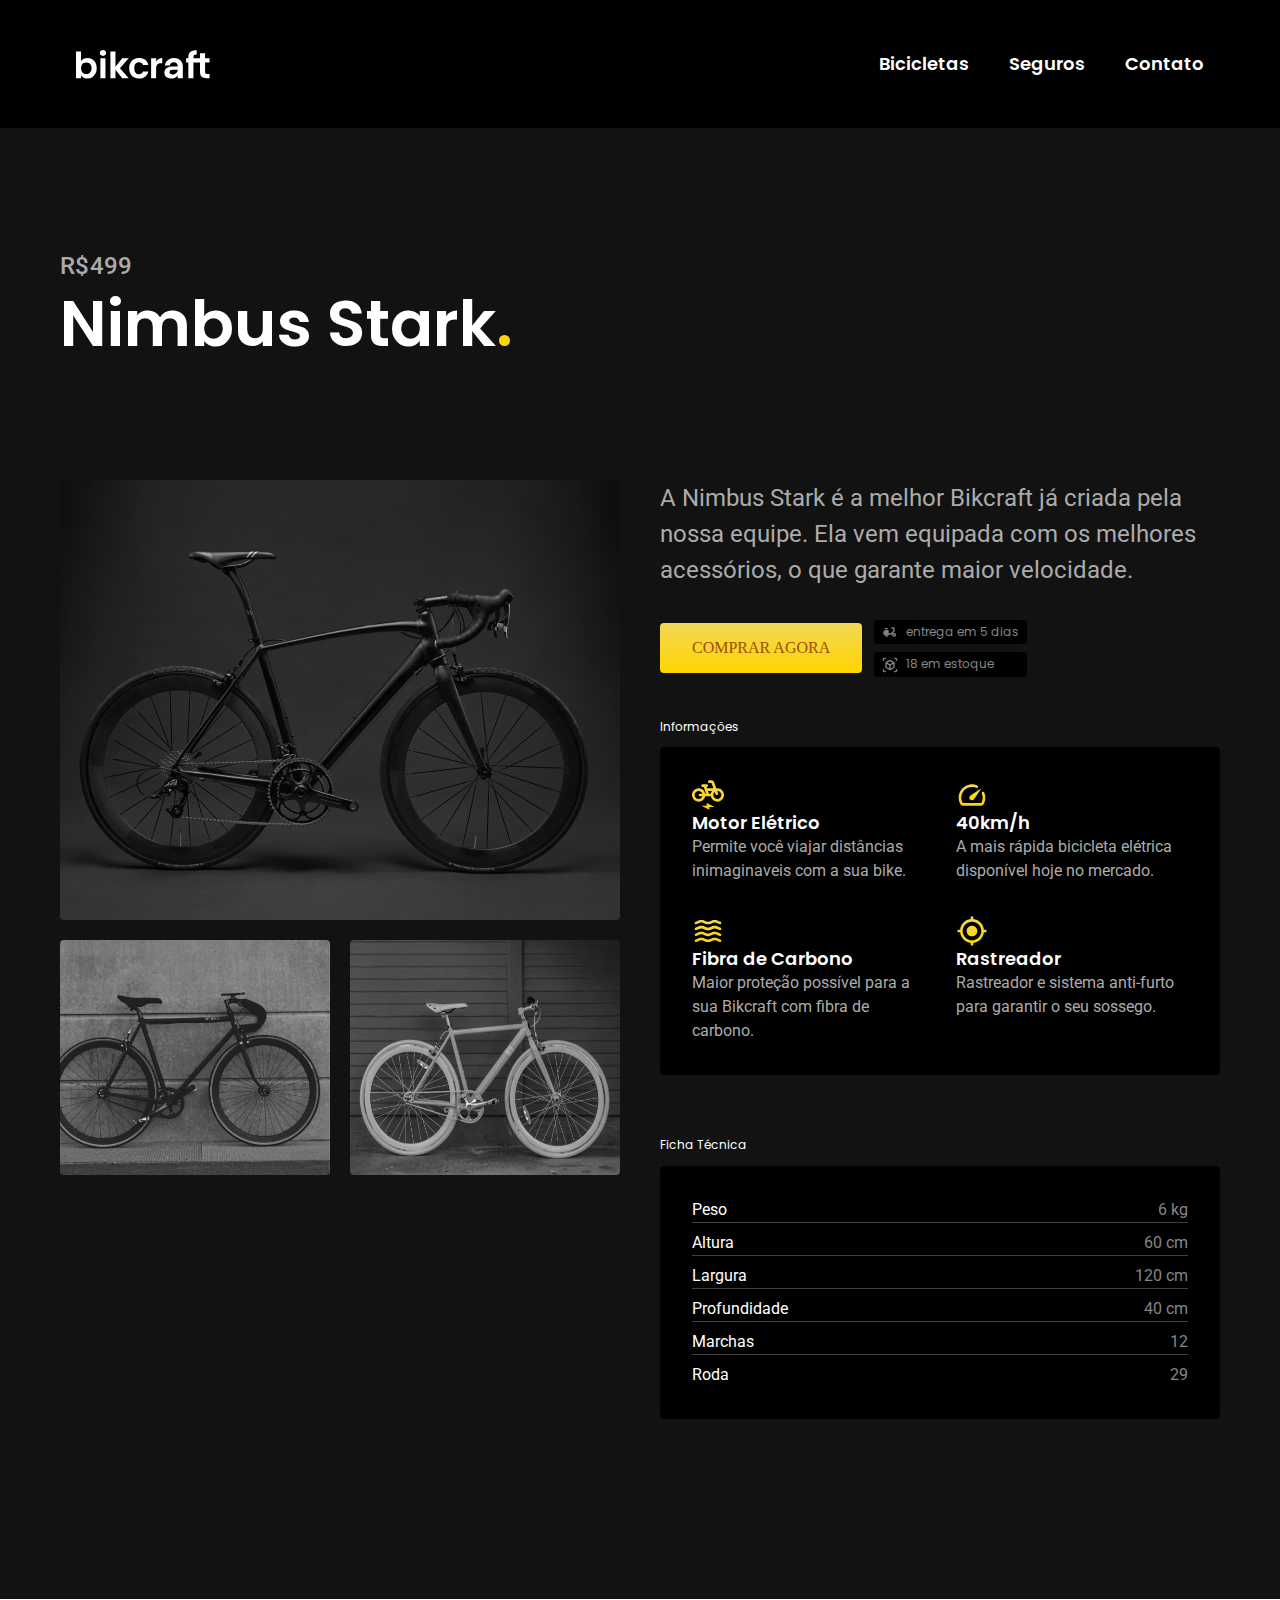
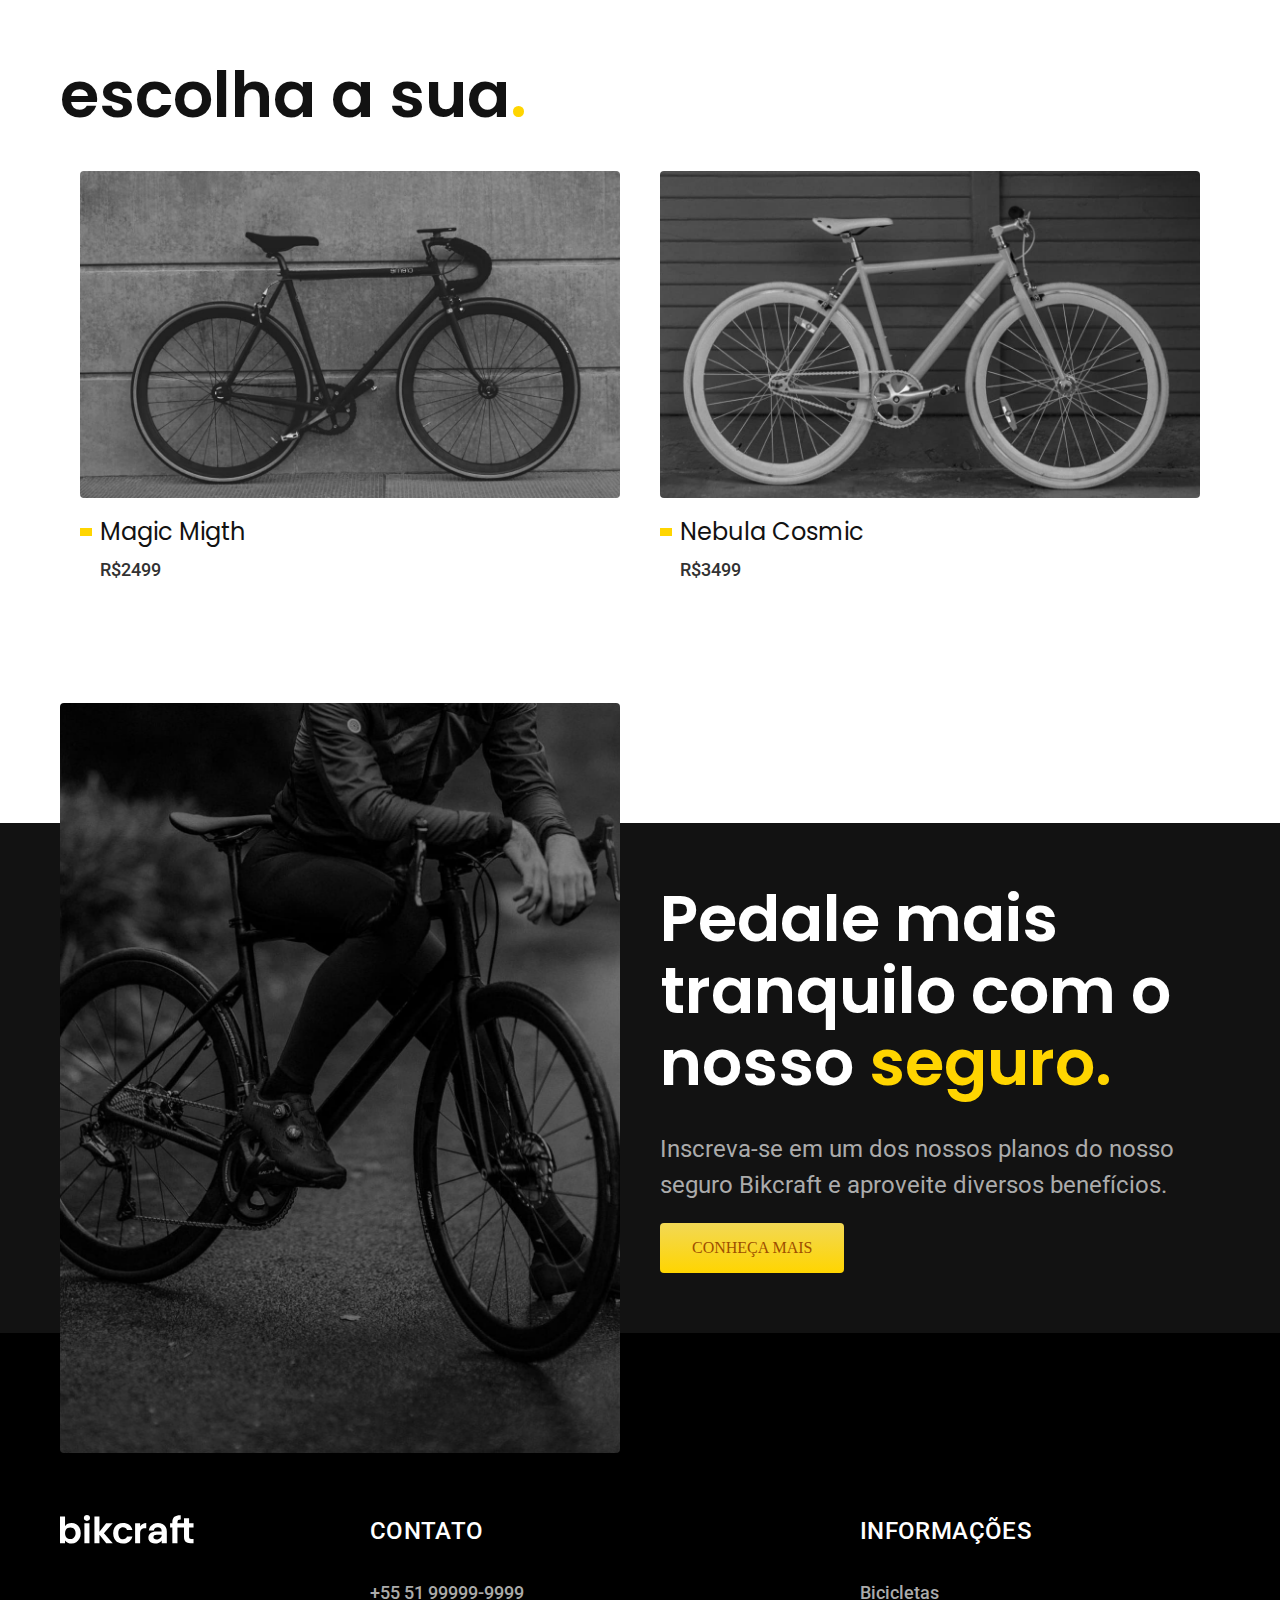
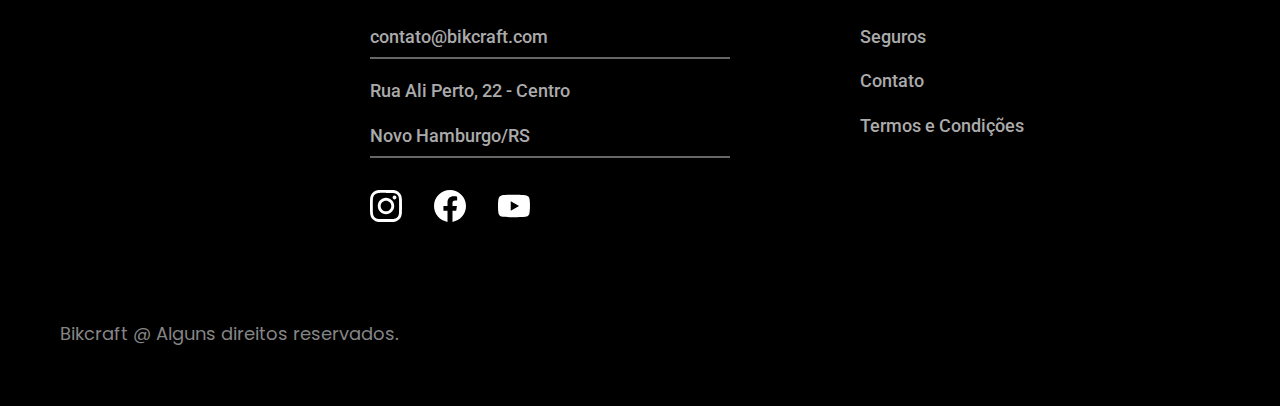
<file: bicicletas/nimbus.html>
<!DOCTYPE html>
<html lang="pt-br">

<head>
  <meta charset="UTF-8">
  <meta http-equiv="X-UA-Compatible" content="IE=edge">
  <meta name="viewport" content="width=device-width, initial-scale=1.0">
  <meta name="description" content="Termos e condições de uso.">
  <title>Nimbus Stark | Bikcraft</title>
  <link rel="stylesheet" href="../css/style.css">

  <link rel="preconnect" href="https://fonts.googleapis.com">
  <link rel="preconnect" href="https://fonts.gstatic.com" crossorigin>
  <link href="https://fonts.googleapis.com/css2?family=Poppins:wght@400;700&family=Roboto:wght@400;700&display=swap" rel="stylesheet">
</head>

<body id="nimbus">
  <header class="header-bg">
    <div class="header">
      <div>
        <a href="../">
          <img src="../img/bikcraft.svg" alt="Bikcraft">
        </a>
      </div>
      <nav aria-label="primaria">
        <ul class="header-menu font-1-m-b">
          <li><a href="../bicicletas.html">Bicicletas</a></li>
          <li><a href="../seguro.html">Seguros</a></li>
          <li><a href="../contato.html">Contato</a></li>
        </ul>
      </nav>
    </div>
  </header>

  <main class="titulo-bg">
    <div class="titulo-bg">
      <div class="titulo container">
        <p class="font-2-l-b color-5">R$499</p>
        <h1 class="font-1-xxl color-white">Nimbus Stark<span class="color-primary-1">.</span></h1>
      </div>
    </div>

    <div class="nimbus container">
      <div class="nimbus-img">
        <img src="../img/bike/nimbus1.jpg" alt="Nimbus Stark">
        <img src="../img/bike/numbus2.jpg" alt="Nimbus Stark">
        <img src="../img/bike/nimbus3.jpg" alt="Nimbus Stark">
      </div>
      <div class="nimbus-conteudo">
        <p class="font-2-l color-5">A Nimbus Stark é a melhor Bikcraft já criada pela nossa equipe. Ela vem equipada com os melhores acessórios, o que garante maior velocidade.</p>
        <div class="nimbus-comprar">
          <a class="botao" href="../">Comprar Agora</a>
          <span class="font-1-xs color-6"><img src="../img/icons/entrega.svg" alt=""> entrega em 5 dias</span>
          <span class="font-1-xs color-6"><img src="../img/icons/estoque.svg" alt=""> 18 em estoque</span>
        </div>
        <span class="font-1-xs color-white">Informações</span>
        <ul class="nimbus-info font-2-s color-5">
          <li>
            <img src="../img/icons/eletrica.svg" alt="">
            <h3 class="font-1-m-b color-white">Motor Elétrico</h3>
            <p>Permite você viajar distâncias inimaginaveis com a sua bike.</p>
          </li>
          <li>
            <img src="../img/icons/velocidade.svg" alt="">
            <h3 class="font-1-m-b color-white">40km/h</h3>
            <p>A mais rápida bicicleta elétrica disponível hoje no mercado.</p>
          </li>
          <li>
            <img src="../img/icons/carbono.svg" alt="">
            <h3 class="font-1-m-b color-white">Fibra de Carbono</h3>
            <p>Maior proteção possível para a sua Bikcraft com fibra de carbono.</p>
          </li>
          <li>
            <img src="../img/icons/rastreador.svg" alt="">
            <h3 class="font-1-m-b color-white">Rastreador</h3>
            <p>Rastreador e sistema anti-furto para garantir o seu sossego.</p>
          </li>
        </ul>
        <span class="font-1-xs color-white">Ficha Técnica</span>
        <ul class="nimbus-ficha font-2-s color-white">
          <li>Peso <span>6 kg</span></li>
          <li>Altura <span>60 cm</span></li>
          <li>Largura <span>120 cm</span></li>
          <li>Profundidade <span>40 cm</span></li>
          <li>Marchas <span>12</span></li>
          <li>Roda <span>29</span></li>
        </ul>
      </div>
    </div>
  </main>

  <article class="bicicletas container">
    <h2 class="font-1-xxl color-11">escolha a sua<span class="color-primary-1">.</span></h2>

    <ul class="bicicletas-lista">
      <a href="./magic.html">
        <li>
          <img src="../img/bikes/magic.jpg" alt="Bicicleta preta">
          <h3 class="font-1-l color-11">Magic Migth</h3>
          <span class="font-2-m color-9">R$2499</span>
        </li>
      </a>

      <a href="./nebula.html">
        <li>
          <img src="../img/bikes/nebula.jpg" alt="Bicicleta branc">
          <h3 class="font-1-l color-11">Nebula Cosmic</h3>
          <span class="font-2-m color-9">R$3499</span>
        </li>
      </a>
    </ul>
  </article>

  <article class="seguro-bg">
    <div class="seguro container">
      <div class="seguro-img">
        <img src="../img/seguros.jpg" alt="Pessoal para em cima de uma bicicleta.">
      </div>
      <div class="seguro-conteudo">
        <h2 class="font-1-xxl color-white">Pedale mais tranquilo com o nosso <span class="color-primary-1">seguro.</span></h2>
        <p class="font-2-l color-5">Inscreva-se em um dos nossos planos
          do nosso seguro Bikcraft e aproveite diversos benefícios.</p>
        <a class="botao" href="../seguro.html">Conheça mais</a>
      </div>

    </div>

  </article>

  <footer class="footer-bg">
    <div class="footer container">
      <div class="footer-img">
        <img src="../img/bikcraft.svg" alt="Bikcraft">
      </div>

      <div class="footer-info">
        <h3 class="font-2-l-b color-white">CONTATO</h3>
        <ul class="font-2-m color-5">
          <li><a class="link-info" href="tel:+5551999999999">+55 51 99999-9999</a></li>
          <li><a class="link-info" href="mailto:contato@bikcraft.com">contato@bikcraft.com</a></li>
          <li>Rua Ali Perto, 22 - Centro</li>
          <li>Novo Hamburgo/RS</li>
        </ul>
        <div class="footer-redes">
          <a href="../">
            <img src="../img/social/instagram.svg" alt="Instagram">
          </a>
          <a href="../">
            <img src="../img/social/facebook.svg" alt="Facebook">
          </a>
          <a href="../">
            <img src="../img/social/youtube.svg" alt="Youtube">
          </a>
        </div>
      </div>

      <div class="footer-nav">
        <h3 class="font-2-l-b color-white">INFORMAÇÕES</h3>
        <nav>
          <ul class="font-2-m color-5">
            <li><a href="../bicicletas.html"></a>Bicicletas</li>
            <li><a href="../seguros.html"></a>Seguros</li>
            <li><a href="../contato.html"></a>Contato</li>
            <li><a href="../termos.html"></a>Termos e Condições</li>
          </ul>
        </nav>
      </div>
      <p class="font-1-m color-6">Bikcraft @ Alguns direitos reservados.</p>
    </div>
  </footer>


</body>

</html>
</file>
<file: css/style.css>
/* global */
@import "./global/global.css";
@import "./features/color.css";
@import "./features/typo.css";

/* home */
@import "./home/header.css";
@import "./home/introducao.css";
@import "./home/tecnologia.css";
@import "./home/parceiros.css";
@import "./home/depoimento.css";
@import "./home/footer.css";

/* features */
@import "./features/features.css";
@import "./features/formulario.css";

/* bikes */
@import "./bikes/bikes.css";
@import "./bikes/bicicletas.css";

/* bicicleta */
@import "./bicicleta/bicicleta.css";
@import "./bicicleta/seguro.css";

/* seguros */
@import "./seguros/seguros.css";
@import "./home/seguro.css";
@import "./home/perguntas.css";

/* termos */
@import "./termos/termos.css";

/* contato */
@import "./contato/contato.css";
@import "./contato/lojas.css";

/* orçamento */
@import "./orcamento/orcamento.css";
</file>
